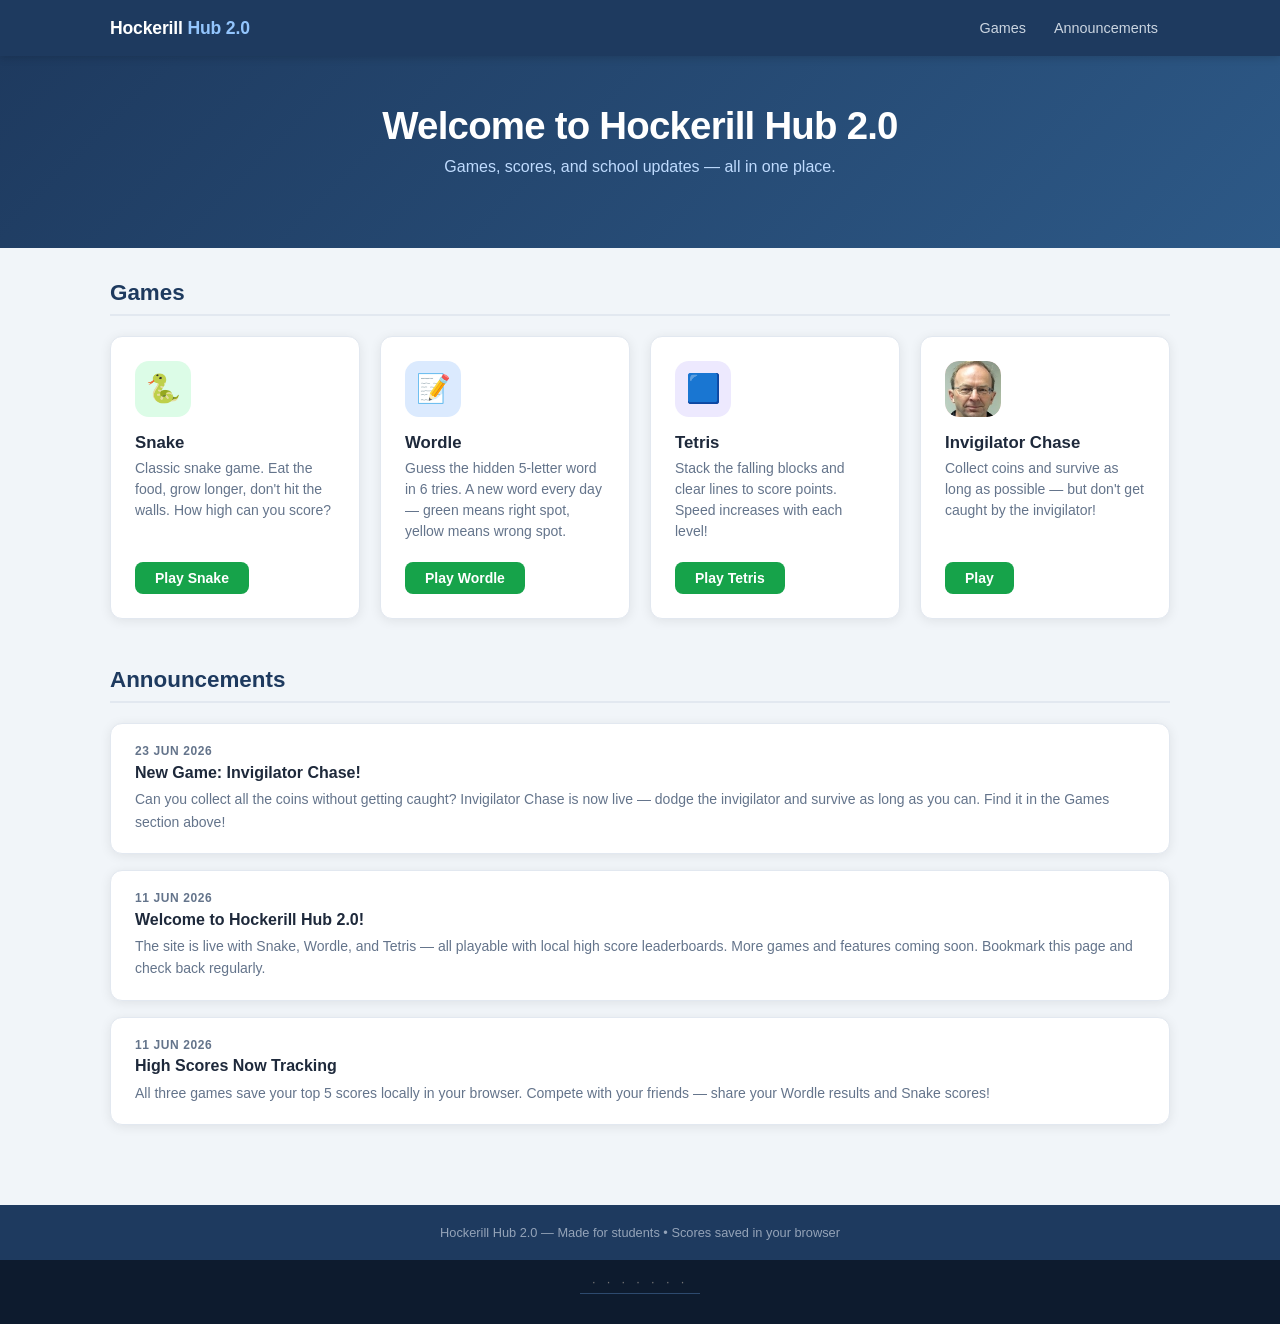
<file: index.html>
<!DOCTYPE html>
<html lang="en">
<head>
  <meta charset="UTF-8">
  <meta name="viewport" content="width=device-width, initial-scale=1.0">
  <title>Hockerill Hub 2.0</title>
  <link rel="stylesheet" href="style.css">
  <style>
    .top-scores {
      display: flex;
      gap: 1rem;
      flex-wrap: wrap;
      margin-top: 1.5rem;
      justify-content: center;
    }
    .mini-score {
      background: rgba(255,255,255,0.12);
      border-radius: 8px;
      padding: 0.5rem 1rem;
      font-size: 0.8rem;
      color: #bfdbfe;
      display: flex;
      align-items: center;
      gap: 0.4rem;
    }
    .mini-score strong { color: #fff; }
  </style>
</head>
<body>

<nav class="navbar">
  <div class="nav-container">
    <a href="index.html" class="nav-brand">Hockerill <span>Hub 2.0</span></a>
    <button class="nav-toggle" id="navToggle" aria-label="Toggle menu">
      <span></span><span></span><span></span>
    </button>
    <ul class="nav-links" id="navLinks">
      <li><a href="#games">Games</a></li>
      <li><a href="#announcements">Announcements</a></li>
    </ul>
  </div>
</nav>

<header class="hero">
  <h1>Welcome to Hockerill Hub 2.0</h1>
  <p>Games, scores, and school updates &mdash; all in one place.</p>
  <div class="top-scores" id="topScores"></div>
</header>

<main class="container">

  <section id="games" class="section">
    <h2 class="section-title">Games</h2>
    <div class="games-grid">

      <div class="game-card">
        <div class="game-icon snake-icon">🐍</div>
        <h3>Snake</h3>
        <p>Classic snake game. Eat the food, grow longer, don't hit the walls. How high can you score?</p>
        <a href="games/snake.html" class="btn-play">Play Snake</a>
      </div>

      <div class="game-card">
        <div class="game-icon wordle-icon">📝</div>
        <h3>Wordle</h3>
        <p>Guess the hidden 5-letter word in 6 tries. A new word every day — green means right spot, yellow means wrong spot.</p>
        <a href="games/wordle.html" class="btn-play">Play Wordle</a>
      </div>

      <div class="game-card">
        <div class="game-icon tetris-icon">🟦</div>
        <h3>Tetris</h3>
        <p>Stack the falling blocks and clear lines to score points. Speed increases with each level!</p>
        <a href="games/tetris.html" class="btn-play">Play Tetris</a>
      </div>

      <div class="game-card">
        <div class="game-icon" style="background:#fee2e2; overflow:hidden; border-radius:14px;">
          <img src="games/invigilator.jpeg" alt="Invigilator" style="width:100%;height:100%;object-fit:cover;border-radius:14px;">
        </div>
        <h3>Invigilator Chase</h3>
        <p>Collect coins and survive as long as possible — but don't get caught by the invigilator!</p>
        <a href="games/invigilator.html" class="btn-play">Play</a>
      </div>

    </div>
  </section>

  <section id="announcements" class="section">
    <h2 class="section-title">Announcements</h2>
    <div class="announcements-list" id="announcementsList">
      <article class="announcement-card">
        <span class="ann-date">23 Jun 2026</span>
        <h3>New Game: Invigilator Chase!</h3>
        <p>Can you collect all the coins without getting caught? Invigilator Chase is now live — dodge the invigilator and survive as long as you can. Find it in the Games section above!</p>
      </article>

      <article class="announcement-card">
        <span class="ann-date">11 Jun 2026</span>
        <h3>Welcome to Hockerill Hub 2.0!</h3>
        <p>The site is live with Snake, Wordle, and Tetris — all playable with local high score leaderboards. More games and features coming soon. Bookmark this page and check back regularly.</p>
      </article>
      <article class="announcement-card">
        <span class="ann-date">11 Jun 2026</span>
        <h3>High Scores Now Tracking</h3>
        <p>All three games save your top 5 scores locally in your browser. Compete with your friends — share your Wordle results and Snake scores!</p>
      </article>
    </div>
  </section>

</main>

<footer class="site-footer">
  <p>Hockerill Hub 2.0 &mdash; Made for students &bull; Scores saved in your browser</p>
</footer>

<!-- Dev access bar -->
<div id="devBar" style="background:#0d1b2e;padding:10px;text-align:center">
  <input type="password" id="devCodeInput" maxlength="10"
    placeholder="· · · · · · ·"
    style="background:transparent;border:none;border-bottom:1px solid #2d4a6e;color:#334155;
           text-align:center;letter-spacing:0.3em;font-size:0.8rem;width:120px;outline:none;
           padding:4px 0;caret-color:#2d4a6e"
    autocomplete="off" spellcheck="false">
  <div id="devMsg" style="font-size:0.7rem;color:#dc2626;margin-top:4px;min-height:16px"></div>
</div>

<!-- Dev Panel (hidden) -->
<div id="devPanel" style="display:none;background:#0d1b2e;border-top:2px solid #1e3a5f;padding:2rem 1.25rem 2.5rem">
  <div style="max-width:640px;margin:0 auto">

    <div style="display:flex;justify-content:space-between;align-items:center;margin-bottom:1.5rem">
      <h2 style="color:#93c5fd;font-size:1.1rem;font-weight:800;letter-spacing:0.05em">⚙ Dev Menu</h2>
      <button onclick="closeDevPanel()"
        style="background:#1e3a5f;border:none;color:#94a3b8;padding:0.4rem 0.9rem;border-radius:6px;cursor:pointer;font-size:0.8rem">
        Close
      </button>
    </div>

    <!-- Wordle word manager -->
    <div style="background:#111e30;border-radius:10px;padding:1.25rem;margin-bottom:1.25rem">
      <h3 style="color:#bfdbfe;font-size:0.9rem;font-weight:700;margin-bottom:0.75rem">📝 Wordle — Custom Words</h3>
      <p style="color:#64748b;font-size:0.78rem;margin-bottom:1rem">Add 5-letter words to the Wordle word pool. They'll appear as possible daily answers.</p>

      <div style="display:flex;gap:0.5rem;margin-bottom:1rem">
        <input id="wordInput" maxlength="5" placeholder="5-letter word"
          style="flex:1;padding:0.55rem 0.75rem;border-radius:6px;border:1px solid #1e3a5f;
                 background:#0d1b2e;color:#e2e8f0;font-size:0.9rem;text-transform:uppercase;
                 letter-spacing:0.1em;outline:none"
          autocomplete="off" spellcheck="false">
        <button onclick="addCustomWord()"
          style="background:#16a34a;color:#fff;border:none;padding:0.55rem 1.1rem;
                 border-radius:6px;font-weight:700;cursor:pointer;font-size:0.85rem">
          Add
        </button>
      </div>
      <div id="wordMsg" style="font-size:0.75rem;min-height:16px;margin-bottom:0.75rem;color:#f59e0b"></div>

      <div id="customWordList" style="display:flex;flex-wrap:wrap;gap:0.4rem;margin-bottom:1rem"></div>

      <button onclick="clearCustomWords()"
        style="background:transparent;border:1px solid #374151;color:#64748b;padding:0.35rem 0.8rem;
               border-radius:6px;font-size:0.75rem;cursor:pointer">
        Clear all custom words
      </button>
    </div>

  </div>
</div>

<script>
  // ── Dev access ────────────────────────────────────────────
  const DEV_CODE = '4373723';

  document.getElementById('devCodeInput').addEventListener('keydown', function(e) {
    if (e.key !== 'Enter') return;
    const val = this.value.trim();
    if (val === DEV_CODE) {
      document.getElementById('devMsg').textContent = '';
      this.value = '';
      openDevPanel();
    } else {
      this.value = '';
      const msg = document.getElementById('devMsg');
      msg.textContent = 'Incorrect — try again';
      this.style.borderBottomColor = '#dc2626';
      setTimeout(() => { msg.textContent = ''; this.style.borderBottomColor = '#2d4a6e'; }, 2000);
    }
  });

  function openDevPanel() {
    document.getElementById('devPanel').style.display = 'block';
    document.getElementById('devPanel').scrollIntoView({ behavior: 'smooth' });
    renderCustomWords();
  }

  function closeDevPanel() {
    document.getElementById('devPanel').style.display = 'none';
  }

  // ── Custom Wordle words ───────────────────────────────────
  const CUSTOM_KEY = 'hh2-wordle-custom';

  function loadCustomWords() {
    try { return JSON.parse(localStorage.getItem(CUSTOM_KEY) || '[]'); } catch { return []; }
  }

  function saveCustomWords(arr) {
    localStorage.setItem(CUSTOM_KEY, JSON.stringify(arr));
  }

  function addCustomWord() {
    const input = document.getElementById('wordInput');
    const word  = input.value.trim().toLowerCase();
    const msg   = document.getElementById('wordMsg');

    if (word.length !== 5) { msg.style.color='#dc2626'; msg.textContent = 'Word must be exactly 5 letters.'; return; }
    if (!/^[a-z]+$/.test(word)) { msg.style.color='#dc2626'; msg.textContent = 'Letters only, no spaces or numbers.'; return; }

    const list = loadCustomWords();
    if (list.includes(word)) { msg.style.color='#f59e0b'; msg.textContent = `"${word.toUpperCase()}" is already in the list.`; return; }

    list.push(word);
    saveCustomWords(list);
    input.value = '';
    msg.style.color = '#22c55e';
    msg.textContent = `"${word.toUpperCase()}" added!`;
    setTimeout(() => { msg.textContent = ''; }, 2000);
    renderCustomWords();
  }

  function removeCustomWord(word) {
    const list = loadCustomWords().filter(w => w !== word);
    saveCustomWords(list);
    renderCustomWords();
  }

  function clearCustomWords() {
    if (!confirm('Remove all custom words from Wordle?')) return;
    saveCustomWords([]);
    renderCustomWords();
  }

  function renderCustomWords() {
    const list = loadCustomWords();
    const el   = document.getElementById('customWordList');
    if (!list.length) {
      el.innerHTML = '<span style="color:#334155;font-size:0.8rem;font-style:italic">No custom words yet.</span>';
      return;
    }
    el.innerHTML = list.map(w => `
      <span style="background:#1e3a5f;color:#bfdbfe;padding:0.3rem 0.65rem;border-radius:999px;
                   font-size:0.8rem;font-weight:700;letter-spacing:0.08em;display:flex;align-items:center;gap:0.35rem">
        ${w.toUpperCase()}
        <button onclick="removeCustomWord('${w}')"
          style="background:none;border:none;color:#64748b;cursor:pointer;font-size:0.9rem;
                 line-height:1;padding:0;margin-left:2px" title="Remove">×</button>
      </span>`).join('');
  }

  // Allow Enter to add word
  document.getElementById('wordInput').addEventListener('keydown', e => {
    if (e.key === 'Enter') addCustomWord();
  });
</script>

<script>
  // Mobile nav toggle
  const toggle = document.getElementById('navToggle');
  const links  = document.getElementById('navLinks');
  toggle.addEventListener('click', () => links.classList.toggle('open'));
  document.querySelectorAll('.nav-links a').forEach(a => {
    a.addEventListener('click', () => links.classList.remove('open'));
  });

  // Show top scores from each game in the hero
  function getTopScore(key) {
    try {
      const data = JSON.parse(localStorage.getItem(key) || '[]');
      return data.length ? data[0].score : null;
    } catch { return null; }
  }

  const snakeTop  = getTopScore('hh2-snake-lb');
  const tetrisTop = getTopScore('hh2-tetris-lb');

  const container = document.getElementById('topScores');
  const items = [
    snakeTop  != null ? `🐍 Snake best: <strong>${snakeTop}</strong>` : null,
    tetrisTop != null ? `🟦 Tetris best: <strong>${tetrisTop}</strong>` : null,
  ].filter(Boolean);

  if (items.length) {
    container.innerHTML = items.map(i => `<div class="mini-score">${i}</div>`).join('');
  }
</script>

</body>
</html>
</file>
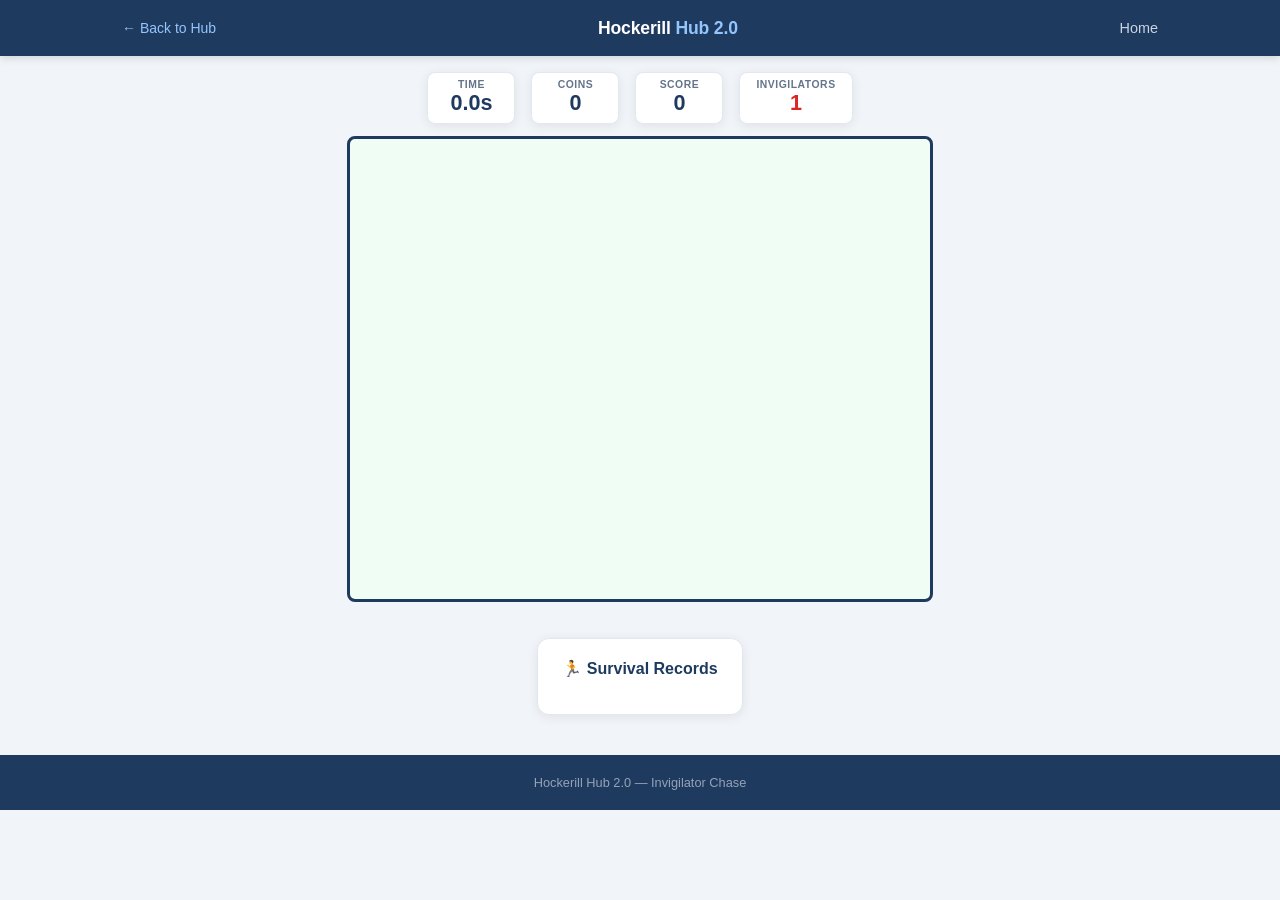
<file: games/invigilator.html>
<!DOCTYPE html>
<html lang="en">
<head>
  <meta charset="UTF-8">
  <meta name="viewport" content="width=device-width, initial-scale=1.0">
  <title>Invigilator Chase — Hockerill Hub 2.0</title>
  <link rel="stylesheet" href="../style.css">
  <style>
    .game-area {
      display: flex;
      flex-direction: column;
      align-items: center;
      padding: 1rem 1rem 2.5rem;
      gap: 0.75rem;
    }

    .hud {
      display: flex;
      gap: 1rem;
      flex-wrap: wrap;
      justify-content: center;
    }

    .hud-box {
      background: var(--surface);
      border: 1px solid var(--border);
      border-radius: var(--radius-sm);
      padding: 0.4rem 1rem;
      text-align: center;
      min-width: 88px;
      box-shadow: var(--shadow);
    }

    .hud-label { font-size: 0.65rem; font-weight: 700; text-transform: uppercase; letter-spacing: 0.05em; color: var(--text-muted); }
    .hud-val   { font-size: 1.35rem; font-weight: 800; color: var(--navy); }
    .hud-val.danger { color: #dc2626; }

    #gameCanvas {
      border: 3px solid var(--navy);
      border-radius: 8px;
      display: block;
      background: #f0fdf4;
      touch-action: none;
      max-width: 100%;
      cursor: none;
    }

    /* Mobile d-pad */
    .dpad {
      display: none;
      user-select: none;
      margin-top: 0.5rem;
    }

    .dpad-row { display: flex; justify-content: center; gap: 4px; }

    .dpad-btn {
      width: 60px; height: 60px;
      background: var(--navy); color: #fff;
      border: none; border-radius: 12px;
      font-size: 1.3rem; cursor: pointer;
      display: flex; align-items: center; justify-content: center;
      -webkit-tap-highlight-color: transparent;
      transition: background 0.1s, transform 0.1s;
    }

    .dpad-btn:active { background: var(--navy-dark); transform: scale(0.91); }
    .dpad-spacer { width: 60px; height: 60px; }

    @media (max-width: 700px) { .dpad { display: block; } }

    /* Overlay */
    .overlay { position: fixed; inset: 0; background: rgba(0,0,0,0.6); display: flex; align-items: center; justify-content: center; z-index: 200; }
    .overlay.hidden { display: none; }

    .ov-box {
      background: var(--surface); border-radius: var(--radius);
      padding: 2rem; width: min(92%, 380px); text-align: center;
      box-shadow: 0 16px 48px rgba(0,0,0,0.25);
    }

    .ov-img {
      width: 80px; height: 80px; border-radius: 50%;
      object-fit: cover; border: 4px solid #dc2626;
      display: block; margin: 0 auto 0.75rem;
      animation: wiggle 0.4s ease infinite alternate;
    }

    @keyframes wiggle {
      from { transform: rotate(-6deg); }
      to   { transform: rotate( 6deg); }
    }

    .ov-box h2     { font-size: 1.5rem; font-weight: 800; color: #dc2626; margin-bottom: 0.25rem; }
    .ov-box .ov-sub { font-size: 0.85rem; color: var(--text-muted); margin-bottom: 1rem; }

    .ov-scores {
      display: flex; gap: 1rem; justify-content: center; margin-bottom: 1.25rem;
    }

    .ov-stat { background: var(--bg); border-radius: 8px; padding: 0.5rem 1rem; }
    .ov-stat .sv { font-size: 1.4rem; font-weight: 800; color: var(--navy); }
    .ov-stat .sl { font-size: 0.7rem; text-transform: uppercase; color: var(--text-muted); font-weight: 600; }

    .name-input {
      width: 100%; padding: 0.6rem; border: 2px solid var(--border);
      border-radius: var(--radius-sm); font-size: 1rem; text-align: center;
      text-transform: uppercase; letter-spacing: 0.1em; margin-bottom: 0.6rem;
      outline: none; transition: border-color 0.15s;
    }
    .name-input:focus { border-color: var(--navy); }

    .btn-save {
      width: 100%; padding: 0.65rem; background: var(--green); color: #fff;
      border: none; border-radius: var(--radius-sm); font-size: 0.95rem;
      font-weight: 700; cursor: pointer; margin-bottom: 0.4rem;
      transition: background 0.15s;
    }
    .btn-save:hover { background: var(--green-hover); }
    .btn-skip-link { background: none; border: none; color: var(--text-muted); font-size: 0.8rem; cursor: pointer; text-decoration: underline; }
  </style>
</head>
<body>

<nav class="navbar">
  <div class="nav-container">
    <a href="../index.html" class="nav-back">&#8592; Back to Hub</a>
    <a href="../index.html" class="nav-brand">Hockerill <span>Hub 2.0</span></a>
    <ul class="nav-links"><li><a href="../index.html">Home</a></li></ul>
  </div>
</nav>

<main class="game-area">

  <div class="hud">
    <div class="hud-box"><div class="hud-label">Time</div><div class="hud-val" id="hudTime">0.0s</div></div>
    <div class="hud-box"><div class="hud-label">Coins</div><div class="hud-val" id="hudCoins">0</div></div>
    <div class="hud-box"><div class="hud-label">Score</div><div class="hud-val" id="hudScore">0</div></div>
    <div class="hud-box"><div class="hud-label">Invigilators</div><div class="hud-val danger" id="hudInv">1</div></div>
  </div>

  <canvas id="gameCanvas" width="580" height="460"></canvas>

  <div class="dpad">
    <div class="dpad-row"><div class="dpad-spacer"></div><button class="dpad-btn" data-dir="up">▲</button><div class="dpad-spacer"></div></div>
    <div class="dpad-row">
      <button class="dpad-btn" data-dir="left">◀</button>
      <div class="dpad-spacer"></div>
      <button class="dpad-btn" data-dir="right">▶</button>
    </div>
    <div class="dpad-row"><div class="dpad-spacer"></div><button class="dpad-btn" data-dir="down">▼</button><div class="dpad-spacer"></div></div>
  </div>

  <div class="leaderboard" style="max-width:480px">
    <h3>🏃 Survival Records</h3>
    <div id="lbContent"></div>
  </div>

</main>

<!-- Game Over overlay -->
<div class="overlay hidden" id="goOverlay">
  <div class="ov-box">
    <img src="invigilator.jpeg" class="ov-img" alt="Invigilator" id="ovImg">
    <h2>CAUGHT!</h2>
    <div class="ov-sub" id="ovSub">The invigilator has caught you cheating.</div>
    <div class="ov-scores">
      <div class="ov-stat"><div class="sv" id="ovTime">0s</div><div class="sl">Survived</div></div>
      <div class="ov-stat"><div class="sv" id="ovCoins">0</div><div class="sl">Coins</div></div>
      <div class="ov-stat"><div class="sv" id="ovScore">0</div><div class="sl">Score</div></div>
    </div>
    <input class="name-input" id="goName" maxlength="3" placeholder="AAA" autocomplete="off">
    <button class="btn-save" id="goSave">Save Score</button>
    <button class="btn-skip-link" id="goSkip">Skip</button>
  </div>
</div>

<footer class="site-footer">
  <p>Hockerill Hub 2.0 — Invigilator Chase</p>
</footer>

<script>
const canvas  = document.getElementById('gameCanvas');
const ctx     = canvas.getContext('2d');
const LB_KEY  = 'hh2-inv-lb';

// ── Load invigilator image ────────────────────────────────
const invImg = new Image();
invImg.src = 'invigilator.jpeg';

// ── Constants ─────────────────────────────────────────────
const W = canvas.width, H = canvas.height;
const PLAYER_R  = 14;
const INV_W     = 48, INV_H = 56;
const COIN_R    = 9;
const WALL_PAD  = 20;

// ── State ─────────────────────────────────────────────────
let player, invigilators, coins, score, timeAlive, coinCount;
let gameRunning = false, gameStarted = false;
let lastTs = null, rafId = null;
let keys = {};

// Mobile d-pad state
let dpad = { up: false, down: false, left: false, right: false };

function initGame() {
  player = { x: W / 2, y: H / 2, speed: 190 };
  invigilators = [mkInv()];
  coins = [];
  score = 0;
  timeAlive = 0;
  coinCount = 0;
  for (let i = 0; i < 10; i++) spawnCoin();
  updateHUD();
}

function mkInv() {
  // Spawn at a random edge, away from player center
  const edge = Math.floor(Math.random() * 4);
  let x, y;
  if (edge === 0) { x = Math.random() * W; y = -INV_H; }
  else if (edge === 1) { x = W + INV_W; y = Math.random() * H; }
  else if (edge === 2) { x = Math.random() * W; y = H + INV_H; }
  else { x = -INV_W; y = Math.random() * H; }
  const baseSpeed = 68 + invigilators.length * 8;
  return { x, y, speed: baseSpeed };
}

function spawnCoin() {
  let x, y, tries = 0;
  do {
    x = WALL_PAD + COIN_R + Math.random() * (W - (WALL_PAD + COIN_R) * 2);
    y = WALL_PAD + COIN_R + Math.random() * (H - (WALL_PAD + COIN_R) * 2);
    tries++;
  } while (tries < 30 && invigilators.some(inv => dist(x, y, inv.x, inv.y) < 80));
  coins.push({ x, y, pulse: Math.random() * Math.PI * 2 });
}

function dist(ax, ay, bx, by) {
  return Math.sqrt((ax - bx) ** 2 + (ay - by) ** 2);
}

// ── Game loop ─────────────────────────────────────────────
function loop(ts) {
  if (!gameRunning) return;
  const dt = lastTs == null ? 0 : Math.min((ts - lastTs) / 1000, 0.05);
  lastTs = ts;

  update(dt);
  draw();
  rafId = requestAnimationFrame(loop);
}

function update(dt) {
  timeAlive += dt;

  // ── Player movement ──
  let dx = 0, dy = 0;
  if (keys['ArrowLeft']  || keys['a'] || dpad.left)  dx -= 1;
  if (keys['ArrowRight'] || keys['d'] || dpad.right) dx += 1;
  if (keys['ArrowUp']    || keys['w'] || dpad.up)    dy -= 1;
  if (keys['ArrowDown']  || keys['s'] || dpad.down)  dy += 1;

  if (dx !== 0 && dy !== 0) { dx *= 0.707; dy *= 0.707; }

  player.x = Math.max(WALL_PAD + PLAYER_R, Math.min(W - WALL_PAD - PLAYER_R, player.x + dx * player.speed * dt));
  player.y = Math.max(WALL_PAD + PLAYER_R, Math.min(H - WALL_PAD - PLAYER_R, player.y + dy * player.speed * dt));

  // ── Invigilator movement ──
  invigilators.forEach(inv => {
    const tx = player.x - INV_W / 2;
    const ty = player.y - INV_H / 2;
    const d  = dist(inv.x, inv.y, tx, ty);
    if (d > 1) {
      // Add slight wobble for character
      const wobbleX = Math.sin(timeAlive * 3 + inv.speed) * 0.08;
      const wobbleY = Math.cos(timeAlive * 2 + inv.speed) * 0.06;
      inv.x += ((tx - inv.x) / d + wobbleX) * inv.speed * dt;
      inv.y += ((ty - inv.y) / d + wobbleY) * inv.speed * dt;
    }
  });

  // ── Coin collection ──
  for (let i = coins.length - 1; i >= 0; i--) {
    const c = coins[i];
    if (dist(player.x, player.y, c.x, c.y) < PLAYER_R + COIN_R) {
      coins.splice(i, 1);
      coinCount++;
      score += 50;
      spawnCoin();
    }
    c.pulse += dt * 3;
  }

  // ── Spawn more invigilators over time ──
  const expectedInv = 1 + Math.floor(timeAlive / 15);
  while (invigilators.length < Math.min(expectedInv, 6)) {
    invigilators.push(mkInv());
  }

  // ── Score from time ──
  score = Math.floor(timeAlive * 8) + coinCount * 50;

  // ── Collision with invigilator ──
  for (const inv of invigilators) {
    if (dist(player.x, player.y, inv.x + INV_W / 2, inv.y + INV_H / 2) < PLAYER_R + INV_W * 0.38) {
      endGame();
      return;
    }
  }

  updateHUD();
}

function updateHUD() {
  document.getElementById('hudTime').textContent  = timeAlive.toFixed(1) + 's';
  document.getElementById('hudCoins').textContent = coinCount;
  document.getElementById('hudScore').textContent = score;
  document.getElementById('hudInv').textContent   = invigilators.length;
}

// ── Drawing ───────────────────────────────────────────────
function draw() {
  ctx.clearRect(0, 0, W, H);

  // Background grid (exam hall feel)
  ctx.fillStyle = '#f0fdf4';
  ctx.fillRect(0, 0, W, H);

  // Desk grid lines
  ctx.strokeStyle = '#d1fae5';
  ctx.lineWidth = 1;
  for (let x = 0; x < W; x += 60) {
    ctx.beginPath(); ctx.moveTo(x, 0); ctx.lineTo(x, H); ctx.stroke();
  }
  for (let y = 0; y < H; y += 60) {
    ctx.beginPath(); ctx.moveTo(0, y); ctx.lineTo(W, y); ctx.stroke();
  }

  // Border walls
  ctx.strokeStyle = '#6b7280';
  ctx.lineWidth = 3;
  ctx.strokeRect(WALL_PAD, WALL_PAD, W - WALL_PAD * 2, H - WALL_PAD * 2);

  // Coins
  coins.forEach(c => {
    const glow = 0.5 + 0.5 * Math.sin(c.pulse);
    const r    = COIN_R + glow * 2;
    ctx.shadowColor  = '#fbbf24';
    ctx.shadowBlur   = 8 * glow;
    ctx.fillStyle    = `hsl(45, 100%, ${55 + glow * 10}%)`;
    ctx.beginPath(); ctx.arc(c.x, c.y, r, 0, Math.PI * 2); ctx.fill();
    ctx.shadowBlur   = 0;
    ctx.fillStyle    = '#92400e';
    ctx.font         = `bold ${Math.round(r * 1.1)}px sans-serif`;
    ctx.textAlign    = 'center';
    ctx.textBaseline = 'middle';
    ctx.fillText('£', c.x, c.y);
  });
  ctx.textAlign = 'left'; ctx.textBaseline = 'alphabetic';

  // Invigilators
  invigilators.forEach(inv => {
    if (invImg.complete && invImg.naturalWidth) {
      // Red glow around image
      ctx.shadowColor = '#ef4444';
      ctx.shadowBlur  = 14;
      ctx.save();
      // Clip to rounded rect
      roundedClip(ctx, inv.x, inv.y, INV_W, INV_H, 8);
      ctx.drawImage(invImg, inv.x, inv.y, INV_W, INV_H);
      ctx.restore();
      ctx.shadowBlur = 0;
      // Red border
      ctx.strokeStyle = '#dc2626';
      ctx.lineWidth   = 2;
      roundedRect(ctx, inv.x, inv.y, INV_W, INV_H, 8);
      ctx.stroke();
    } else {
      // Fallback
      ctx.fillStyle = '#dc2626';
      ctx.beginPath();
      ctx.arc(inv.x + INV_W/2, inv.y + INV_H/2, INV_W/2, 0, Math.PI * 2);
      ctx.fill();
    }
  });

  // Player (student — blue circle with a backpack)
  drawPlayer(player.x, player.y);

  // Start screen
  if (!gameStarted) {
    ctx.fillStyle = 'rgba(30,58,95,0.78)';
    ctx.fillRect(0, 0, W, H);
    ctx.fillStyle = '#fff';
    ctx.font = 'bold 28px -apple-system, sans-serif';
    ctx.textAlign = 'center';
    ctx.fillText('INVIGILATOR CHASE', W / 2, H / 2 - 50);
    if (invImg.complete) {
      ctx.save();
      roundedClip(ctx, W/2 - 30, H/2 - 40, 60, 70, 8);
      ctx.drawImage(invImg, W/2 - 30, H/2 - 40, 60, 70);
      ctx.restore();
      ctx.strokeStyle = '#ef4444'; ctx.lineWidth = 3;
      roundedRect(ctx, W/2 - 30, H/2 - 40, 60, 70, 8);
      ctx.stroke();
    }
    ctx.font = '15px -apple-system, sans-serif';
    ctx.fillStyle = '#bfdbfe';
    ctx.fillText('Collect £ coins. Avoid the invigilator!', W / 2, H / 2 + 44);
    ctx.fillText('Click or press any key to start', W / 2, H / 2 + 66);
    ctx.textAlign = 'left';
  }
}

function drawPlayer(x, y) {
  // Body
  ctx.fillStyle = '#2563eb';
  ctx.beginPath(); ctx.arc(x, y, PLAYER_R, 0, Math.PI * 2); ctx.fill();
  // Shine
  ctx.fillStyle = 'rgba(255,255,255,0.3)';
  ctx.beginPath(); ctx.arc(x - 4, y - 4, 5, 0, Math.PI * 2); ctx.fill();
  // Face
  ctx.fillStyle = '#fde68a';
  ctx.beginPath(); ctx.arc(x, y - 2, 7, 0, Math.PI * 2); ctx.fill();
  // Eyes
  ctx.fillStyle = '#1e293b';
  ctx.beginPath(); ctx.arc(x - 2.5, y - 3, 1.5, 0, Math.PI * 2); ctx.fill();
  ctx.beginPath(); ctx.arc(x + 2.5, y - 3, 1.5, 0, Math.PI * 2); ctx.fill();
  // Panicked expression when invigilators are close
  const closest = Math.min(...invigilators.map(inv => dist(x, y, inv.x + INV_W/2, inv.y + INV_H/2)));
  if (closest < 100) {
    ctx.strokeStyle = '#1e293b'; ctx.lineWidth = 1.5;
    ctx.beginPath(); ctx.arc(x, y + 1, 2.5, Math.PI * 0.1, Math.PI * 0.9); ctx.stroke();
  } else {
    ctx.strokeStyle = '#1e293b'; ctx.lineWidth = 1.5;
    ctx.beginPath(); ctx.arc(x, y + 1, 2.5, Math.PI * 0.2, Math.PI * 0.8); ctx.stroke();
  }
}

function roundedClip(ctx, x, y, w, h, r) {
  ctx.beginPath();
  ctx.moveTo(x + r, y);
  ctx.lineTo(x + w - r, y);
  ctx.quadraticCurveTo(x + w, y, x + w, y + r);
  ctx.lineTo(x + w, y + h - r);
  ctx.quadraticCurveTo(x + w, y + h, x + w - r, y + h);
  ctx.lineTo(x + r, y + h);
  ctx.quadraticCurveTo(x, y + h, x, y + h - r);
  ctx.lineTo(x, y + r);
  ctx.quadraticCurveTo(x, y, x + r, y);
  ctx.closePath();
  ctx.clip();
}

function roundedRect(ctx, x, y, w, h, r) {
  ctx.beginPath();
  ctx.moveTo(x + r, y);
  ctx.lineTo(x + w - r, y);
  ctx.quadraticCurveTo(x + w, y, x + w, y + r);
  ctx.lineTo(x + w, y + h - r);
  ctx.quadraticCurveTo(x + w, y + h, x + w - r, y + h);
  ctx.lineTo(x + r, y + h);
  ctx.quadraticCurveTo(x, y + h, x, y + h - r);
  ctx.lineTo(x, y + r);
  ctx.quadraticCurveTo(x, y, x + r, y);
  ctx.closePath();
}

// ── Start / End ───────────────────────────────────────────
function startGame() {
  initGame();
  gameRunning  = true;
  gameStarted  = true;
  lastTs       = null;
  rafId        = requestAnimationFrame(loop);
}

function endGame() {
  gameRunning = false;
  cancelAnimationFrame(rafId);

  document.getElementById('ovTime').textContent  = timeAlive.toFixed(1) + 's';
  document.getElementById('ovCoins').textContent = coinCount;
  document.getElementById('ovScore').textContent = score;
  const subs = [
    'The invigilator has caught you cheating.',
    'You have been removed from the examination.',
    '"Please put down your pen." — The Invigilator',
    'No phones, no notes, no escaping.',
    'You have been reported to the exam board.',
  ];
  document.getElementById('ovSub').textContent = subs[Math.floor(Math.random() * subs.length)];
  document.getElementById('goName').value = '';
  document.getElementById('goOverlay').classList.remove('hidden');
  document.getElementById('goName').focus();
}

// ── Leaderboard ───────────────────────────────────────────
function loadLB() {
  try { return JSON.parse(localStorage.getItem(LB_KEY) || '[]'); } catch { return []; }
}

function saveLB(name, sc, t) {
  const lb = loadLB();
  lb.push({ name: name.toUpperCase().slice(0,3) || 'AAA', score: sc, time: t.toFixed(1), date: new Date().toLocaleDateString('en-GB', {day:'numeric',month:'short'}) });
  lb.sort((a,b) => b.score - a.score);
  localStorage.setItem(LB_KEY, JSON.stringify(lb.slice(0,10)));
  renderLB();
}

function renderLB() {
  const lb = loadLB();
  const el = document.getElementById('lbContent');
  if (!lb.length) { el.innerHTML = '<p class="lb-empty">No survivors yet!</p>'; return; }
  el.innerHTML = `<ol>${lb.slice(0,10).map(e =>
    `<li><span class="lb-name">${e.name}</span><span class="lb-score">${e.score} <span style="font-size:0.7rem;color:var(--text-muted)">(${e.time}s)</span></span><span class="lb-date">${e.date}</span></li>`
  ).join('')}</ol>`;
}

// ── Input ─────────────────────────────────────────────────
document.addEventListener('keydown', e => {
  keys[e.key] = true;
  if (!gameStarted || !gameRunning) { startGame(); }
});
document.addEventListener('keyup', e => { keys[e.key] = false; });

canvas.addEventListener('click', () => { if (!gameStarted || !gameRunning) startGame(); });

// Touch swipe
let tx = 0, ty = 0;
canvas.addEventListener('touchstart', e => { tx = e.touches[0].clientX; ty = e.touches[0].clientY; e.preventDefault(); }, { passive: false });
canvas.addEventListener('touchend',   e => { if (!gameStarted || !gameRunning) { startGame(); } }, { passive: true });

// D-pad
document.querySelectorAll('.dpad-btn').forEach(btn => {
  const dir = btn.dataset.dir;
  btn.addEventListener('touchstart', e => { e.preventDefault(); dpad[dir] = true; if (!gameStarted || !gameRunning) startGame(); }, { passive: false });
  btn.addEventListener('touchend',   e => { e.preventDefault(); dpad[dir] = false; }, { passive: false });
  btn.addEventListener('mousedown',  () => { dpad[dir] = true;  if (!gameStarted || !gameRunning) startGame(); });
  btn.addEventListener('mouseup',    () => { dpad[dir] = false; });
  btn.addEventListener('mouseleave', () => { dpad[dir] = false; });
});

// Overlay buttons
document.getElementById('goSave').addEventListener('click', () => {
  const name = document.getElementById('goName').value.trim() || 'AAA';
  saveLB(name, score, timeAlive);
  document.getElementById('goOverlay').classList.add('hidden');
  startGame();
});
document.getElementById('goSkip').addEventListener('click', () => {
  document.getElementById('goOverlay').classList.add('hidden');
  startGame();
});
document.getElementById('goName').addEventListener('keydown', e => {
  if (e.key === 'Enter') document.getElementById('goSave').click();
});

// ── Init ──────────────────────────────────────────────────
initGame();
invImg.onload = () => draw();
draw();
renderLB();
</script>
</body>
</html>
</file>
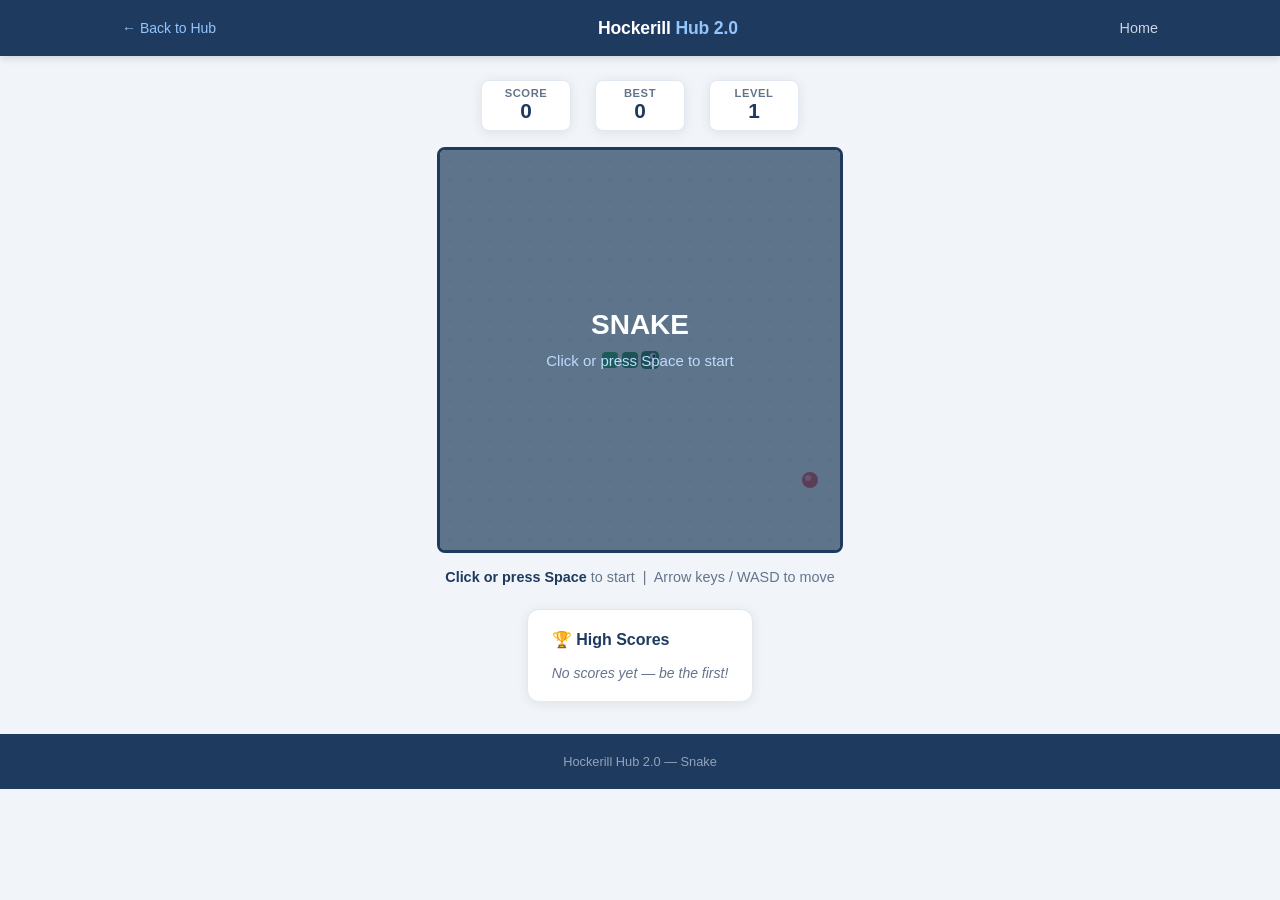
<file: games/snake.html>
<!DOCTYPE html>
<html lang="en">
<head>
  <meta charset="UTF-8">
  <meta name="viewport" content="width=device-width, initial-scale=1.0">
  <title>Snake — Hockerill Hub 2.0</title>
  <link rel="stylesheet" href="../style.css">
  <style>
    .game-area {
      display: flex;
      flex-direction: column;
      align-items: center;
      padding: 1.5rem 1rem 2rem;
    }

    .game-meta {
      display: flex;
      gap: 1.5rem;
      margin-bottom: 1rem;
      font-size: 0.9rem;
    }

    .stat-box {
      background: var(--surface);
      border: 1px solid var(--border);
      border-radius: var(--radius-sm);
      padding: 0.4rem 1rem;
      text-align: center;
      min-width: 90px;
      box-shadow: var(--shadow);
    }

    .stat-box .label {
      font-size: 0.7rem;
      text-transform: uppercase;
      letter-spacing: 0.05em;
      color: var(--text-muted);
      font-weight: 600;
    }

    .stat-box .value {
      font-size: 1.3rem;
      font-weight: 800;
      color: var(--navy);
    }

    #gameCanvas {
      border: 3px solid var(--navy);
      border-radius: var(--radius-sm);
      display: block;
      background: #f0fdf4;
      cursor: pointer;
      touch-action: none;
      max-width: 100%;
    }

    .game-message {
      margin-top: 1rem;
      font-size: 0.9rem;
      color: var(--text-muted);
      text-align: center;
    }

    .game-message strong { color: var(--navy); }

    /* Mobile d-pad */
    .dpad {
      display: none;
      margin-top: 1.25rem;
      user-select: none;
    }

    .dpad-row {
      display: flex;
      justify-content: center;
      gap: 4px;
    }

    .dpad-btn {
      width: 52px;
      height: 52px;
      background: var(--navy);
      color: #fff;
      border: none;
      border-radius: 10px;
      font-size: 1.2rem;
      cursor: pointer;
      display: flex;
      align-items: center;
      justify-content: center;
      -webkit-tap-highlight-color: transparent;
      transition: background 0.1s, transform 0.1s;
    }

    .dpad-btn:active {
      background: var(--navy-dark);
      transform: scale(0.93);
    }

    .dpad-spacer { width: 52px; height: 52px; }

    @media (max-width: 700px) { .dpad { display: block; } }

    /* Name entry overlay */
    .overlay {
      position: fixed;
      inset: 0;
      background: rgba(0,0,0,0.55);
      display: flex;
      align-items: center;
      justify-content: center;
      z-index: 200;
    }

    .overlay.hidden { display: none; }

    .overlay-box {
      background: var(--surface);
      border-radius: var(--radius);
      padding: 2rem;
      width: min(90%, 360px);
      text-align: center;
      box-shadow: 0 12px 40px rgba(0,0,0,0.2);
    }

    .overlay-box h2 { font-size: 1.4rem; color: var(--navy); margin-bottom: 0.5rem; }
    .overlay-box .final-score { font-size: 2rem; font-weight: 800; color: var(--green); margin: 0.5rem 0 1rem; }
    .overlay-box p { font-size: 0.875rem; color: var(--text-muted); margin-bottom: 1rem; }

    .name-input {
      width: 100%;
      padding: 0.6rem 0.9rem;
      border: 2px solid var(--border);
      border-radius: var(--radius-sm);
      font-size: 1rem;
      margin-bottom: 0.75rem;
      text-transform: uppercase;
      letter-spacing: 0.1em;
      text-align: center;
      outline: none;
      transition: border-color 0.15s;
    }

    .name-input:focus { border-color: var(--navy); }

    .btn-submit {
      width: 100%;
      padding: 0.65rem;
      background: var(--green);
      color: #fff;
      border: none;
      border-radius: var(--radius-sm);
      font-size: 0.95rem;
      font-weight: 700;
      cursor: pointer;
      margin-bottom: 0.5rem;
      transition: background 0.15s;
    }

    .btn-submit:hover { background: var(--green-hover); }

    .btn-skip {
      background: none;
      border: none;
      color: var(--text-muted);
      font-size: 0.8rem;
      cursor: pointer;
      text-decoration: underline;
    }
  </style>
</head>
<body>

<nav class="navbar">
  <div class="nav-container">
    <a href="../index.html" class="nav-back">&#8592; Back to Hub</a>
    <a href="../index.html" class="nav-brand">Hockerill <span>Hub 2.0</span></a>
    <ul class="nav-links"><li><a href="../index.html">Home</a></li></ul>
  </div>
</nav>

<main class="game-area">

  <div class="game-meta">
    <div class="stat-box">
      <div class="label">Score</div>
      <div class="value" id="scoreDisplay">0</div>
    </div>
    <div class="stat-box">
      <div class="label">Best</div>
      <div class="value" id="bestDisplay">0</div>
    </div>
    <div class="stat-box">
      <div class="label">Level</div>
      <div class="value" id="levelDisplay">1</div>
    </div>
  </div>

  <canvas id="gameCanvas" width="400" height="400"></canvas>

  <div class="game-message" id="gameMessage">
    <strong>Click or press Space</strong> to start &nbsp;|&nbsp; Arrow keys / WASD to move
  </div>

  <div class="dpad">
    <div class="dpad-row"><div class="dpad-spacer"></div><button class="dpad-btn" data-dir="up">▲</button><div class="dpad-spacer"></div></div>
    <div class="dpad-row">
      <button class="dpad-btn" data-dir="left">◀</button>
      <div class="dpad-spacer"></div>
      <button class="dpad-btn" data-dir="right">▶</button>
    </div>
    <div class="dpad-row"><div class="dpad-spacer"></div><button class="dpad-btn" data-dir="down">▼</button><div class="dpad-spacer"></div></div>
  </div>

  <div class="leaderboard" id="leaderboard">
    <h3>🏆 High Scores</h3>
    <div id="lbContent"></div>
  </div>

</main>

<!-- Game Over overlay -->
<div class="overlay hidden" id="gameOverOverlay">
  <div class="overlay-box">
    <h2>Game Over!</h2>
    <div class="final-score" id="overlayScore">0</div>
    <p>Enter your initials to save your score:</p>
    <input class="name-input" id="nameInput" maxlength="3" placeholder="AAA" autocomplete="off">
    <button class="btn-submit" id="saveName">Save Score</button>
    <button class="btn-skip" id="skipSave">Skip</button>
  </div>
</div>

<footer class="site-footer">
  <p>Hockerill Hub 2.0 — Snake</p>
</footer>

<script>
const canvas = document.getElementById('gameCanvas');
const ctx    = canvas.getContext('2d');

const CELL  = 20;
const COLS  = canvas.width  / CELL;
const ROWS  = canvas.height / CELL;
const LB_KEY = 'hh2-snake-lb';

// Game state
let snake, food, bonusFood, dir, nextDir, score, level, speed;
let gameRunning = false, gameStarted = false;
let loopTimer = null;

// Touch tracking
let touchStartX = 0, touchStartY = 0;

// ── Leaderboard ──────────────────────────────────────────
function loadLB() {
  try { return JSON.parse(localStorage.getItem(LB_KEY) || '[]'); }
  catch { return []; }
}

function saveLB(entries) {
  localStorage.setItem(LB_KEY, JSON.stringify(entries));
}

function addToLB(name, score) {
  const entries = loadLB();
  entries.push({ name: name.toUpperCase().slice(0,3) || 'AAA', score, date: new Date().toLocaleDateString('en-GB', {day:'numeric', month:'short'}) });
  entries.sort((a, b) => b.score - a.score);
  const top = entries.slice(0, 10);
  saveLB(top);
  renderLB();
}

function renderLB() {
  const entries = loadLB();
  const el = document.getElementById('lbContent');
  if (!entries.length) {
    el.innerHTML = '<p class="lb-empty">No scores yet — be the first!</p>';
    return;
  }
  const best = entries[0].score;
  document.getElementById('bestDisplay').textContent = best;
  el.innerHTML = `<ol>${entries.slice(0,10).map(e =>
    `<li><span class="lb-name">${e.name}</span><span class="lb-score">${e.score}</span><span class="lb-date">${e.date}</span></li>`
  ).join('')}</ol>`;
}

// ── Game logic ───────────────────────────────────────────
function calcSpeed(lvl) { return Math.max(60, 160 - (lvl - 1) * 18); }

function spawnFood(exclude) {
  let pos;
  do {
    pos = { x: Math.floor(Math.random() * COLS), y: Math.floor(Math.random() * ROWS) };
  } while (exclude.some(s => s.x === pos.x && s.y === pos.y));
  return pos;
}

function initGame() {
  const mid = Math.floor(COLS / 2);
  snake   = [{ x: mid, y: 10 }, { x: mid - 1, y: 10 }, { x: mid - 2, y: 10 }];
  dir     = { x: 1, y: 0 };
  nextDir = { x: 1, y: 0 };
  score   = 0;
  level   = 1;
  speed   = calcSpeed(1);
  bonusFood = null;
  food    = spawnFood(snake);
  updateUI();
}

function updateUI() {
  document.getElementById('scoreDisplay').textContent = score;
  document.getElementById('levelDisplay').textContent = level;
}

let bonusTimer = null;

function step() {
  dir = { ...nextDir };

  const head = { x: snake[0].x + dir.x, y: snake[0].y + dir.y };

  // Wall collision
  if (head.x < 0 || head.x >= COLS || head.y < 0 || head.y >= ROWS) {
    endGame(); return;
  }
  // Self collision
  if (snake.some(s => s.x === head.x && s.y === head.y)) {
    endGame(); return;
  }

  snake.unshift(head);

  let ate = false;
  if (head.x === food.x && head.y === food.y) {
    score += level * 10;
    ate = true;
    food = spawnFood(snake);
    if (score > 0 && score % 100 === 0) {
      level++;
      speed = calcSpeed(level);
      restartLoop();
    }
    // 20% chance bonus food
    if (!bonusFood && Math.random() < 0.2) {
      bonusFood = spawnFood(snake);
      if (bonusTimer) clearTimeout(bonusTimer);
      bonusTimer = setTimeout(() => { bonusFood = null; draw(); }, 5000);
    }
  } else if (bonusFood && head.x === bonusFood.x && head.y === bonusFood.y) {
    score += level * 50;
    bonusFood = null;
    if (bonusTimer) clearTimeout(bonusTimer);
    ate = true;
  }

  if (!ate) snake.pop();

  updateUI();
  draw();
}

function endGame() {
  gameRunning = false;
  clearInterval(loopTimer);
  setMessage('');
  document.getElementById('overlayScore').textContent = score;
  document.getElementById('nameInput').value = '';
  document.getElementById('gameOverOverlay').classList.remove('hidden');
  document.getElementById('nameInput').focus();
}

function startGame() {
  initGame();
  gameRunning = true;
  gameStarted = true;
  setMessage('Arrow keys / WASD to move &nbsp;|&nbsp; <strong>Space</strong> to pause');
  draw();
  restartLoop();
}

function restartLoop() {
  clearInterval(loopTimer);
  loopTimer = setInterval(step, speed);
}

let paused = false;
function togglePause() {
  if (!gameStarted || !gameRunning) return;
  paused = !paused;
  if (paused) {
    clearInterval(loopTimer);
    setMessage('<strong>Paused</strong> — press Space to resume');
  } else {
    restartLoop();
    setMessage('Arrow keys / WASD to move &nbsp;|&nbsp; <strong>Space</strong> to pause');
  }
}

function setMessage(html) {
  document.getElementById('gameMessage').innerHTML = html || '&nbsp;';
}

// ── Drawing ──────────────────────────────────────────────
function draw() {
  ctx.clearRect(0, 0, canvas.width, canvas.height);

  // Grid dots
  ctx.fillStyle = '#d1fae5';
  for (let x = 0; x < COLS; x++) {
    for (let y = 0; y < ROWS; y++) {
      ctx.beginPath();
      ctx.arc(x * CELL + CELL / 2, y * CELL + CELL / 2, 1.5, 0, Math.PI * 2);
      ctx.fill();
    }
  }

  // Food
  drawFood(food.x, food.y, '#ef4444', '#fca5a5', false);

  // Bonus food
  if (bonusFood) {
    drawFood(bonusFood.x, bonusFood.y, '#f59e0b', '#fde68a', true);
  }

  // Snake
  snake.forEach((seg, i) => {
    const t = i / snake.length;
    const g = Math.round(120 + t * 80);
    const b = Math.round(50 + t * 40);
    ctx.fillStyle = i === 0 ? '#15803d' : `rgb(22, ${g}, ${b})`;
    const pad = i === 0 ? 1 : 2;
    roundRect(ctx, seg.x * CELL + pad, seg.y * CELL + pad, CELL - pad * 2, CELL - pad * 2, i === 0 ? 5 : 4);
    ctx.fill();
  });

  // Eyes on head
  if (snake.length > 0) drawEyes(snake[0], dir);

  // Start screen
  if (!gameStarted) {
    ctx.fillStyle = 'rgba(30,58,95,0.7)';
    ctx.fillRect(0, 0, canvas.width, canvas.height);
    ctx.fillStyle = '#fff';
    ctx.font = 'bold 28px -apple-system, sans-serif';
    ctx.textAlign = 'center';
    ctx.fillText('SNAKE', canvas.width / 2, canvas.height / 2 - 16);
    ctx.font = '15px -apple-system, sans-serif';
    ctx.fillStyle = '#bfdbfe';
    ctx.fillText('Click or press Space to start', canvas.width / 2, canvas.height / 2 + 16);
    ctx.textAlign = 'left';
  }
}

function drawFood(fx, fy, color, shine, star) {
  const cx = fx * CELL + CELL / 2;
  const cy = fy * CELL + CELL / 2;
  ctx.fillStyle = color;
  ctx.beginPath();
  ctx.arc(cx, cy, CELL / 2 - 2, 0, Math.PI * 2);
  ctx.fill();
  ctx.fillStyle = shine;
  ctx.beginPath();
  ctx.arc(cx - 2, cy - 2, 3, 0, Math.PI * 2);
  ctx.fill();
  if (star) {
    ctx.fillStyle = '#fff';
    ctx.font = '10px sans-serif';
    ctx.textAlign = 'center';
    ctx.fillText('★', cx, cy + 4);
    ctx.textAlign = 'left';
  }
}

function drawEyes(head, dir) {
  const cx = head.x * CELL + CELL / 2;
  const cy = head.y * CELL + CELL / 2;
  const eyeOffset = 4;
  let e1, e2;
  if (Math.abs(dir.x) > 0) {
    e1 = { x: cx + dir.x * 3, y: cy - eyeOffset };
    e2 = { x: cx + dir.x * 3, y: cy + eyeOffset };
  } else {
    e1 = { x: cx - eyeOffset, y: cy + dir.y * 3 };
    e2 = { x: cx + eyeOffset, y: cy + dir.y * 3 };
  }
  ctx.fillStyle = '#fff';
  [e1, e2].forEach(e => {
    ctx.beginPath(); ctx.arc(e.x, e.y, 3, 0, Math.PI * 2); ctx.fill();
  });
  ctx.fillStyle = '#000';
  [e1, e2].forEach(e => {
    ctx.beginPath(); ctx.arc(e.x + dir.x, e.y + dir.y, 1.5, 0, Math.PI * 2); ctx.fill();
  });
}

function roundRect(ctx, x, y, w, h, r) {
  ctx.beginPath();
  ctx.moveTo(x + r, y);
  ctx.lineTo(x + w - r, y);
  ctx.quadraticCurveTo(x + w, y, x + w, y + r);
  ctx.lineTo(x + w, y + h - r);
  ctx.quadraticCurveTo(x + w, y + h, x + w - r, y + h);
  ctx.lineTo(x + r, y + h);
  ctx.quadraticCurveTo(x, y + h, x, y + h - r);
  ctx.lineTo(x, y + r);
  ctx.quadraticCurveTo(x, y, x + r, y);
  ctx.closePath();
}

// ── Input ────────────────────────────────────────────────
const DIRS = {
  ArrowUp:    { x: 0, y: -1 }, w: { x: 0, y: -1 },
  ArrowDown:  { x: 0, y:  1 }, s: { x: 0, y:  1 },
  ArrowLeft:  { x: -1, y: 0 }, a: { x: -1, y: 0 },
  ArrowRight: { x: 1,  y: 0 }, d: { x: 1,  y: 0 },
};

document.addEventListener('keydown', e => {
  if (e.key === ' ' || e.code === 'Space') {
    e.preventDefault();
    if (!gameStarted || !gameRunning) { startGame(); return; }
    togglePause();
    return;
  }
  const d = DIRS[e.key] || DIRS[e.key.toLowerCase()];
  if (d) {
    e.preventDefault();
    if (!gameStarted) { startGame(); return; }
    if (d.x !== -dir.x || d.y !== -dir.y) nextDir = d;
  }
});

canvas.addEventListener('click', () => {
  if (!gameStarted || !gameRunning) startGame();
});

// D-pad buttons
document.querySelectorAll('.dpad-btn').forEach(btn => {
  const map = { up: { x: 0, y: -1 }, down: { x: 0, y: 1 }, left: { x: -1, y: 0 }, right: { x: 1, y: 0 } };
  btn.addEventListener('touchstart', e => {
    e.preventDefault();
    if (!gameStarted || !gameRunning) { startGame(); return; }
    const d = map[btn.dataset.dir];
    if (d && (d.x !== -dir.x || d.y !== -dir.y)) nextDir = d;
  }, { passive: false });
  btn.addEventListener('click', () => {
    if (!gameStarted || !gameRunning) { startGame(); return; }
    const d = map[btn.dataset.dir];
    if (d && (d.x !== -dir.x || d.y !== -dir.y)) nextDir = d;
  });
});

// Swipe to change direction
canvas.addEventListener('touchstart', e => {
  touchStartX = e.touches[0].clientX;
  touchStartY = e.touches[0].clientY;
}, { passive: true });

canvas.addEventListener('touchend', e => {
  const dx = e.changedTouches[0].clientX - touchStartX;
  const dy = e.changedTouches[0].clientY - touchStartY;
  if (!gameStarted || !gameRunning) { startGame(); return; }
  if (Math.abs(dx) < 10 && Math.abs(dy) < 10) return;
  let d;
  if (Math.abs(dx) > Math.abs(dy)) {
    d = dx > 0 ? { x: 1, y: 0 } : { x: -1, y: 0 };
  } else {
    d = dy > 0 ? { x: 0, y: 1 } : { x: 0, y: -1 };
  }
  if (d.x !== -dir.x || d.y !== -dir.y) nextDir = d;
}, { passive: true });

// ── Overlay ──────────────────────────────────────────────
document.getElementById('saveName').addEventListener('click', () => {
  const name = document.getElementById('nameInput').value.trim() || 'AAA';
  addToLB(name, score);
  document.getElementById('gameOverOverlay').classList.add('hidden');
  startGame();
});

document.getElementById('skipSave').addEventListener('click', () => {
  document.getElementById('gameOverOverlay').classList.add('hidden');
  startGame();
});

document.getElementById('nameInput').addEventListener('keydown', e => {
  if (e.key === 'Enter') document.getElementById('saveName').click();
});

// ── Init ─────────────────────────────────────────────────
initGame();
draw();
renderLB();
</script>
</body>
</html>
</file>
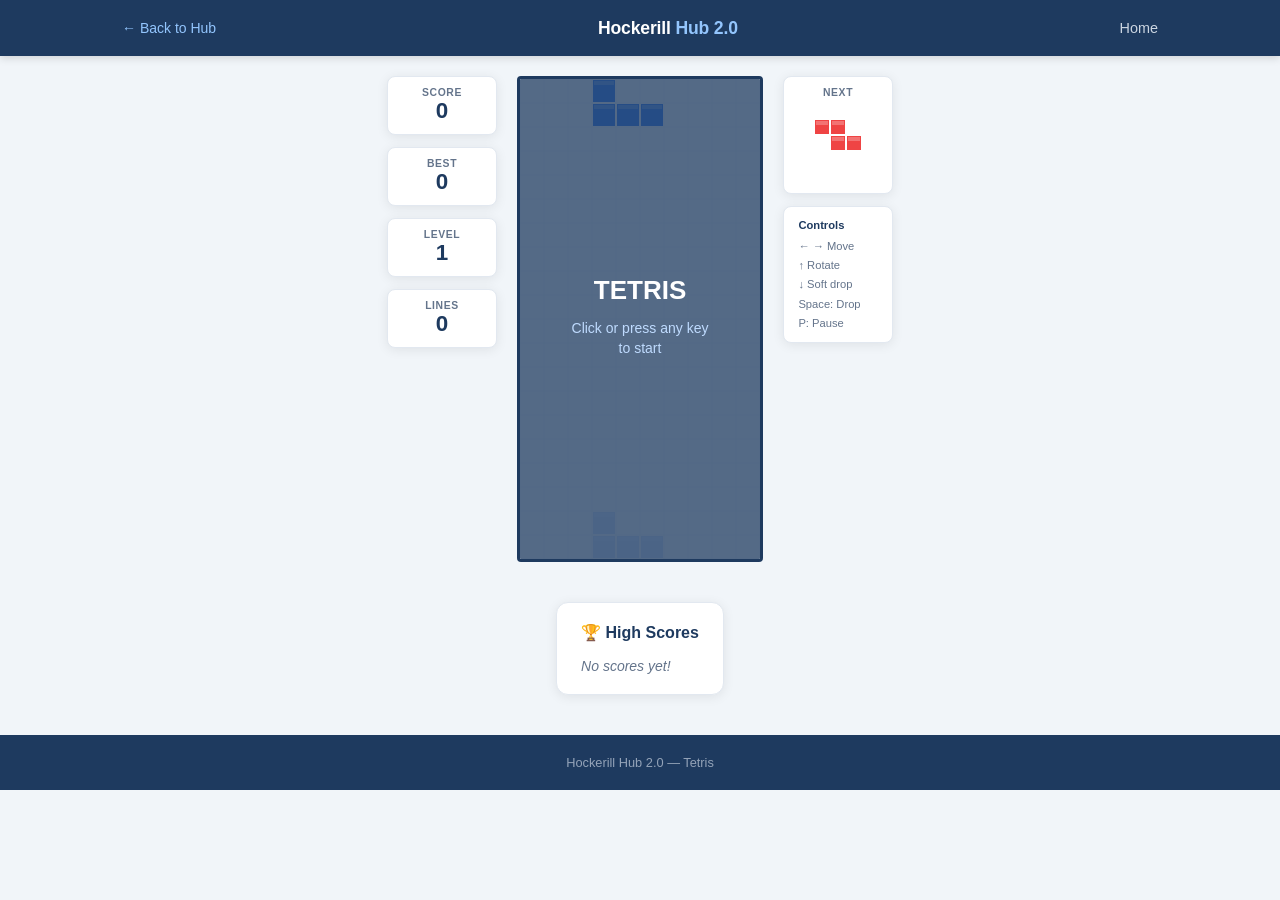
<file: games/tetris.html>
<!DOCTYPE html>
<html lang="en">
<head>
  <meta charset="UTF-8">
  <meta name="viewport" content="width=device-width, initial-scale=1.0">
  <title>Tetris — Hockerill Hub 2.0</title>
  <link rel="stylesheet" href="../style.css">
  <style>
    .tetris-wrap {
      display: flex;
      flex-direction: column;
      align-items: center;
      padding: 1.25rem 1rem 2.5rem;
      gap: 1rem;
    }

    .tetris-layout {
      display: flex;
      gap: 1.25rem;
      align-items: flex-start;
      flex-wrap: wrap;
      justify-content: center;
    }

    /* Side panels */
    .side-panel {
      display: flex;
      flex-direction: column;
      gap: 0.75rem;
      min-width: 110px;
    }

    .info-box {
      background: var(--surface);
      border: 1px solid var(--border);
      border-radius: var(--radius-sm);
      padding: 0.6rem 0.9rem;
      box-shadow: var(--shadow);
      text-align: center;
    }

    .info-box .ib-label {
      font-size: 0.65rem;
      font-weight: 700;
      text-transform: uppercase;
      letter-spacing: 0.06em;
      color: var(--text-muted);
    }

    .info-box .ib-val {
      font-size: 1.4rem;
      font-weight: 800;
      color: var(--navy);
      line-height: 1.2;
    }

    .next-box {
      background: var(--surface);
      border: 1px solid var(--border);
      border-radius: var(--radius-sm);
      padding: 0.6rem;
      box-shadow: var(--shadow);
      text-align: center;
    }

    .next-box .ib-label {
      font-size: 0.65rem;
      font-weight: 700;
      text-transform: uppercase;
      letter-spacing: 0.06em;
      color: var(--text-muted);
      margin-bottom: 0.35rem;
    }

    #nextCanvas {
      display: block;
      margin: 0 auto;
    }

    /* Main canvas */
    #gameCanvas {
      border: 3px solid var(--navy);
      border-radius: 4px;
      display: block;
      background: #f8fafc;
      touch-action: none;
    }

    /* Mobile controls */
    .mobile-controls {
      display: none;
      flex-direction: column;
      align-items: center;
      gap: 4px;
      user-select: none;
    }

    .ctrl-row {
      display: flex;
      gap: 4px;
    }

    .ctrl-btn {
      width: 56px;
      height: 56px;
      background: var(--navy);
      color: #fff;
      border: none;
      border-radius: 10px;
      font-size: 1.2rem;
      cursor: pointer;
      display: flex;
      align-items: center;
      justify-content: center;
      -webkit-tap-highlight-color: transparent;
      transition: background 0.1s, transform 0.1s;
    }

    .ctrl-btn:active { background: var(--navy-dark); transform: scale(0.92); }
    .ctrl-btn.wide-btn { width: 118px; font-size: 0.8rem; font-weight: 700; letter-spacing: 0.03em; }

    @media (max-width: 700px) { .mobile-controls { display: flex; } }

    /* Overlay */
    .overlay {
      position: fixed;
      inset: 0;
      background: rgba(0,0,0,0.55);
      display: flex;
      align-items: center;
      justify-content: center;
      z-index: 200;
    }

    .overlay.hidden { display: none; }

    .overlay-box {
      background: var(--surface);
      border-radius: var(--radius);
      padding: 2rem;
      width: min(90%, 340px);
      text-align: center;
      box-shadow: 0 12px 40px rgba(0,0,0,0.25);
    }

    .overlay-box h2 { font-size: 1.4rem; font-weight: 800; color: var(--navy); margin-bottom: 0.4rem; }
    .overlay-box .final-score { font-size: 2.2rem; font-weight: 800; color: var(--green); margin: 0.4rem 0 0.25rem; }
    .overlay-box .final-sub { font-size: 0.8rem; color: var(--text-muted); margin-bottom: 1rem; }

    .name-input {
      width: 100%;
      padding: 0.6rem;
      border: 2px solid var(--border);
      border-radius: var(--radius-sm);
      font-size: 1rem;
      text-align: center;
      text-transform: uppercase;
      letter-spacing: 0.12em;
      margin-bottom: 0.6rem;
      outline: none;
      transition: border-color 0.15s;
    }
    .name-input:focus { border-color: var(--navy); }

    .btn-save {
      width: 100%;
      padding: 0.65rem;
      background: var(--green);
      color: #fff;
      border: none;
      border-radius: var(--radius-sm);
      font-size: 0.95rem;
      font-weight: 700;
      cursor: pointer;
      margin-bottom: 0.4rem;
      transition: background 0.15s;
    }
    .btn-save:hover { background: var(--green-hover); }

    .btn-skip-link {
      background: none;
      border: none;
      color: var(--text-muted);
      font-size: 0.8rem;
      cursor: pointer;
      text-decoration: underline;
    }
  </style>
</head>
<body>

<nav class="navbar">
  <div class="nav-container">
    <a href="../index.html" class="nav-back">&#8592; Back to Hub</a>
    <a href="../index.html" class="nav-brand">Hockerill <span>Hub 2.0</span></a>
    <ul class="nav-links"><li><a href="../index.html">Home</a></li></ul>
  </div>
</nav>

<main class="tetris-wrap">

  <div class="tetris-layout">

    <!-- Left panel -->
    <div class="side-panel">
      <div class="info-box">
        <div class="ib-label">Score</div>
        <div class="ib-val" id="scoreVal">0</div>
      </div>
      <div class="info-box">
        <div class="ib-label">Best</div>
        <div class="ib-val" id="bestVal">0</div>
      </div>
      <div class="info-box">
        <div class="ib-label">Level</div>
        <div class="ib-val" id="levelVal">1</div>
      </div>
      <div class="info-box">
        <div class="ib-label">Lines</div>
        <div class="ib-val" id="linesVal">0</div>
      </div>
    </div>

    <!-- Board -->
    <canvas id="gameCanvas" width="240" height="480"></canvas>

    <!-- Right panel -->
    <div class="side-panel">
      <div class="next-box">
        <div class="ib-label">Next</div>
        <canvas id="nextCanvas" width="80" height="80"></canvas>
      </div>
      <div class="info-box" style="font-size:0.7rem;color:var(--text-muted);text-align:left;line-height:1.7">
        <strong style="display:block;margin-bottom:2px;color:var(--navy)">Controls</strong>
        ← → Move<br>
        ↑ Rotate<br>
        ↓ Soft drop<br>
        Space: Drop<br>
        P: Pause
      </div>
    </div>

  </div>

  <!-- Mobile controls -->
  <div class="mobile-controls" id="mobileControls">
    <div class="ctrl-row">
      <button class="ctrl-btn" id="mRotate">↺</button>
    </div>
    <div class="ctrl-row">
      <button class="ctrl-btn" id="mLeft">◀</button>
      <button class="ctrl-btn" id="mDown">▼</button>
      <button class="ctrl-btn" id="mRight">▶</button>
    </div>
    <div class="ctrl-row">
      <button class="ctrl-btn wide-btn" id="mDrop">Hard Drop</button>
      <button class="ctrl-btn wide-btn" id="mPause">Pause</button>
    </div>
  </div>

  <div class="leaderboard" style="max-width:400px">
    <h3>🏆 High Scores</h3>
    <div id="lbContent"></div>
  </div>

</main>

<!-- Game over overlay -->
<div class="overlay hidden" id="goOverlay">
  <div class="overlay-box">
    <h2>Game Over!</h2>
    <div class="final-score" id="goScore">0</div>
    <div class="final-sub" id="goSub"></div>
    <input class="name-input" id="goName" maxlength="3" placeholder="AAA" autocomplete="off">
    <button class="btn-save" id="goSave">Save Score</button>
    <button class="btn-skip-link" id="goSkip">Skip</button>
  </div>
</div>

<footer class="site-footer">
  <p>Hockerill Hub 2.0 — Tetris</p>
</footer>

<script>
const canvas    = document.getElementById('gameCanvas');
const ctx       = canvas.getContext('2d');
const nextCvs   = document.getElementById('nextCanvas');
const nCtx      = nextCvs.getContext('2d');
const LB_KEY    = 'hh2-tetris-lb';

const COLS = 10, ROWS = 20, CELL = 24;

// ── Pieces ───────────────────────────────────────────────
const PIECES = [
  // I
  { shape: [[0,0,0,0],[1,1,1,1],[0,0,0,0],[0,0,0,0]], color: '#06b6d4' },
  // O
  { shape: [[1,1],[1,1]], color: '#eab308' },
  // T
  { shape: [[0,1,0],[1,1,1],[0,0,0]], color: '#a855f7' },
  // S
  { shape: [[0,1,1],[1,1,0],[0,0,0]], color: '#22c55e' },
  // Z
  { shape: [[1,1,0],[0,1,1],[0,0,0]], color: '#ef4444' },
  // J
  { shape: [[1,0,0],[1,1,1],[0,0,0]], color: '#3b82f6' },
  // L
  { shape: [[0,0,1],[1,1,1],[0,0,0]], color: '#f97316' },
];

// ── State ────────────────────────────────────────────────
let board, current, next, score, level, lines, gameRunning, paused, dropTimer;
let bag = [];

function randomPiece() {
  // 7-bag randomisation
  if (!bag.length) bag = [...Array(PIECES.length).keys()].sort(() => Math.random() - 0.5);
  const idx = bag.shift();
  const p   = PIECES[idx];
  return { shape: p.shape.map(r => [...r]), color: p.color, x: 3, y: 0 };
}

function initGame() {
  board   = Array.from({ length: ROWS }, () => Array(COLS).fill(null));
  bag     = [];
  current = randomPiece();
  next    = randomPiece();
  score   = 0;
  level   = 1;
  lines   = 0;
  paused  = false;
  updateUI();
}

function dropSpeed() { return Math.max(50, 800 - (level - 1) * 80); }

function startGame() {
  initGame();
  gameRunning = true;
  clearTimeout(dropTimer);
  scheduleDrop();
  renderBest();
}

function scheduleDrop() {
  dropTimer = setTimeout(() => {
    if (!paused && gameRunning) {
      if (!movePiece(0, 1)) lock();
      else draw();
      scheduleDrop();
    }
  }, dropSpeed());
}

// ── Movement ─────────────────────────────────────────────
function collides(shape, ox, oy) {
  return shape.some((row, dy) =>
    row.some((cell, dx) => {
      if (!cell) return false;
      const nx = ox + dx, ny = oy + dy;
      return nx < 0 || nx >= COLS || ny >= ROWS || (ny >= 0 && board[ny][nx]);
    })
  );
}

function movePiece(dx, dy) {
  if (collides(current.shape, current.x + dx, current.y + dy)) return false;
  current.x += dx;
  current.y += dy;
  draw();
  return true;
}

function rotatePiece() {
  const rotated = current.shape[0].map((_, i) =>
    current.shape.map(row => row[i]).reverse()
  );
  const kicks = [0, -1, 1, -2, 2];
  for (const kick of kicks) {
    if (!collides(rotated, current.x + kick, current.y)) {
      current.shape = rotated;
      current.x += kick;
      draw();
      return;
    }
  }
}

function hardDrop() {
  while (movePiece(0, 1)) {}
  lock();
}

function softDrop() {
  if (!movePiece(0, 1)) lock();
}

function lock() {
  current.shape.forEach((row, dy) => {
    row.forEach((cell, dx) => {
      if (cell && current.y + dy >= 0) {
        board[current.y + dy][current.x + dx] = current.color;
      }
    });
  });

  const cleared = clearLines();
  addScore(cleared);
  current = next;
  next    = randomPiece();

  if (collides(current.shape, current.x, current.y)) {
    endGame();
    return;
  }
  clearTimeout(dropTimer);
  scheduleDrop();
  drawNext();
  draw();
}

function clearLines() {
  let cleared = 0;
  for (let r = ROWS - 1; r >= 0; r--) {
    if (board[r].every(c => c !== null)) {
      board.splice(r, 1);
      board.unshift(Array(COLS).fill(null));
      cleared++;
      r++;
    }
  }
  return cleared;
}

const LINE_SCORES = [0, 100, 300, 500, 800];

function addScore(clearedLines) {
  lines  += clearedLines;
  score  += (LINE_SCORES[clearedLines] || 0) * level;
  level   = Math.floor(lines / 10) + 1;
  updateUI();
}

function updateUI() {
  document.getElementById('scoreVal').textContent = score;
  document.getElementById('levelVal').textContent = level;
  document.getElementById('linesVal').textContent = lines;
}

function endGame() {
  gameRunning = false;
  clearTimeout(dropTimer);
  document.getElementById('goScore').textContent = score;
  document.getElementById('goSub').textContent   = `Level ${level} · ${lines} lines`;
  document.getElementById('goName').value = '';
  document.getElementById('goOverlay').classList.remove('hidden');
  document.getElementById('goName').focus();
}

// ── Drawing ──────────────────────────────────────────────
function drawCell(c, x, y, alpha) {
  if (!c) return;
  ctx.globalAlpha = alpha ?? 1;
  ctx.fillStyle = c;
  ctx.fillRect(x * CELL + 1, y * CELL + 1, CELL - 2, CELL - 2);
  // Shine
  ctx.fillStyle = 'rgba(255,255,255,0.25)';
  ctx.fillRect(x * CELL + 2, y * CELL + 2, CELL - 4, 4);
  ctx.globalAlpha = 1;
}

function getGhostY() {
  let gy = current.y;
  while (!collides(current.shape, current.x, gy + 1)) gy++;
  return gy;
}

function draw() {
  ctx.clearRect(0, 0, canvas.width, canvas.height);

  // Grid lines
  ctx.strokeStyle = '#e2e8f0';
  ctx.lineWidth = 0.5;
  for (let x = 0; x <= COLS; x++) {
    ctx.beginPath(); ctx.moveTo(x * CELL, 0); ctx.lineTo(x * CELL, canvas.height); ctx.stroke();
  }
  for (let y = 0; y <= ROWS; y++) {
    ctx.beginPath(); ctx.moveTo(0, y * CELL); ctx.lineTo(canvas.width, y * CELL); ctx.stroke();
  }

  // Board
  board.forEach((row, y) => row.forEach((c, x) => drawCell(c, x, y)));

  // Ghost piece
  const gy = getGhostY();
  if (gy !== current.y) {
    current.shape.forEach((row, dy) => row.forEach((cell, dx) => {
      if (cell) drawCell(current.color, current.x + dx, gy + dy, 0.2);
    }));
  }

  // Current piece
  current.shape.forEach((row, dy) => row.forEach((cell, dx) => {
    if (cell) drawCell(current.color, current.x + dx, current.y + dy);
  }));

  // Start screen
  if (!gameRunning) {
    ctx.fillStyle = 'rgba(30,58,95,0.75)';
    ctx.fillRect(0, 0, canvas.width, canvas.height);
    ctx.fillStyle = '#fff';
    ctx.font = 'bold 26px -apple-system, sans-serif';
    ctx.textAlign = 'center';
    ctx.fillText('TETRIS', canvas.width / 2, canvas.height / 2 - 20);
    ctx.font = '14px -apple-system, sans-serif';
    ctx.fillStyle = '#bfdbfe';
    ctx.fillText('Click or press any key', canvas.width / 2, canvas.height / 2 + 14);
    ctx.fillText('to start', canvas.width / 2, canvas.height / 2 + 34);
    ctx.textAlign = 'left';
  }

  // Paused overlay
  if (paused && gameRunning) {
    ctx.fillStyle = 'rgba(30,58,95,0.7)';
    ctx.fillRect(0, 0, canvas.width, canvas.height);
    ctx.fillStyle = '#fff';
    ctx.font = 'bold 22px -apple-system, sans-serif';
    ctx.textAlign = 'center';
    ctx.fillText('PAUSED', canvas.width / 2, canvas.height / 2);
    ctx.textAlign = 'left';
  }
}

function drawNext() {
  nCtx.clearRect(0, 0, nextCvs.width, nextCvs.height);
  const s  = next.shape;
  const sz = 16;
  const ox = Math.floor((nextCvs.width  - s[0].length * sz) / 2);
  const oy = Math.floor((nextCvs.height - s.length    * sz) / 2);
  s.forEach((row, dy) => row.forEach((cell, dx) => {
    if (!cell) return;
    nCtx.fillStyle = next.color;
    nCtx.fillRect(ox + dx * sz + 1, oy + dy * sz + 1, sz - 2, sz - 2);
    nCtx.fillStyle = 'rgba(255,255,255,0.25)';
    nCtx.fillRect(ox + dx * sz + 2, oy + dy * sz + 2, sz - 4, 4);
  }));
}

// ── Leaderboard ──────────────────────────────────────────
function loadLB() {
  try { return JSON.parse(localStorage.getItem(LB_KEY) || '[]'); } catch { return []; }
}

function saveLBEntry(name, sc) {
  const lb = loadLB();
  lb.push({ name: name.toUpperCase().slice(0,3) || 'AAA', score: sc, date: new Date().toLocaleDateString('en-GB', {day:'numeric',month:'short'}) });
  lb.sort((a,b) => b.score - a.score);
  localStorage.setItem(LB_KEY, JSON.stringify(lb.slice(0, 10)));
  renderLB();
}

function renderBest() {
  const lb = loadLB();
  document.getElementById('bestVal').textContent = lb.length ? lb[0].score : 0;
}

function renderLB() {
  const lb  = loadLB();
  const el  = document.getElementById('lbContent');
  renderBest();
  if (!lb.length) { el.innerHTML = '<p class="lb-empty">No scores yet!</p>'; return; }
  el.innerHTML = `<ol>${lb.slice(0,10).map(e =>
    `<li><span class="lb-name">${e.name}</span><span class="lb-score">${e.score}</span><span class="lb-date">${e.date}</span></li>`
  ).join('')}</ol>`;
}

// ── Input ────────────────────────────────────────────────
document.addEventListener('keydown', e => {
  if (!gameRunning && e.key !== undefined) { startGame(); return; }
  switch (e.key) {
    case 'ArrowLeft':  e.preventDefault(); movePiece(-1, 0); break;
    case 'ArrowRight': e.preventDefault(); movePiece( 1, 0); break;
    case 'ArrowDown':  e.preventDefault(); softDrop();        break;
    case 'ArrowUp':    e.preventDefault(); rotatePiece();     break;
    case ' ':          e.preventDefault(); hardDrop();        break;
    case 'p': case 'P':
      if (!gameRunning) return;
      paused = !paused;
      if (!paused) { scheduleDrop(); }
      draw();
      break;
  }
});

canvas.addEventListener('click', () => { if (!gameRunning) startGame(); });

// Mobile buttons
document.getElementById('mLeft').addEventListener('click',   () => { if (gameRunning && !paused) movePiece(-1, 0); });
document.getElementById('mRight').addEventListener('click',  () => { if (gameRunning && !paused) movePiece( 1, 0); });
document.getElementById('mDown').addEventListener('click',   () => { if (gameRunning && !paused) softDrop(); });
document.getElementById('mRotate').addEventListener('click', () => { if (gameRunning && !paused) rotatePiece(); });
document.getElementById('mDrop').addEventListener('click',   () => { if (gameRunning && !paused) hardDrop(); });
document.getElementById('mPause').addEventListener('click',  () => {
  if (!gameRunning) { startGame(); return; }
  paused = !paused;
  document.getElementById('mPause').textContent = paused ? 'Resume' : 'Pause';
  if (!paused) scheduleDrop();
  draw();
});

// Touch swipe on canvas
let tx = 0, ty = 0;
canvas.addEventListener('touchstart', e => { tx = e.touches[0].clientX; ty = e.touches[0].clientY; }, { passive: true });
canvas.addEventListener('touchend', e => {
  if (!gameRunning || paused) { if (!gameRunning) startGame(); return; }
  const dx = e.changedTouches[0].clientX - tx;
  const dy = e.changedTouches[0].clientY - ty;
  const absDx = Math.abs(dx), absDy = Math.abs(dy);
  if (absDx < 8 && absDy < 8) { rotatePiece(); return; }
  if (absDx > absDy) movePiece(dx > 0 ? 1 : -1, 0);
  else if (dy > 0)   softDrop();
  else               rotatePiece();
}, { passive: true });

// ── Game Over overlay ────────────────────────────────────
document.getElementById('goSave').addEventListener('click', () => {
  const name = document.getElementById('goName').value.trim() || 'AAA';
  saveLBEntry(name, score);
  document.getElementById('goOverlay').classList.add('hidden');
  startGame();
});

document.getElementById('goSkip').addEventListener('click', () => {
  document.getElementById('goOverlay').classList.add('hidden');
  startGame();
});

document.getElementById('goName').addEventListener('keydown', e => {
  if (e.key === 'Enter') document.getElementById('goSave').click();
});

// ── Init ─────────────────────────────────────────────────
initGame();
draw();
drawNext();
renderLB();
</script>
</body>
</html>
</file>
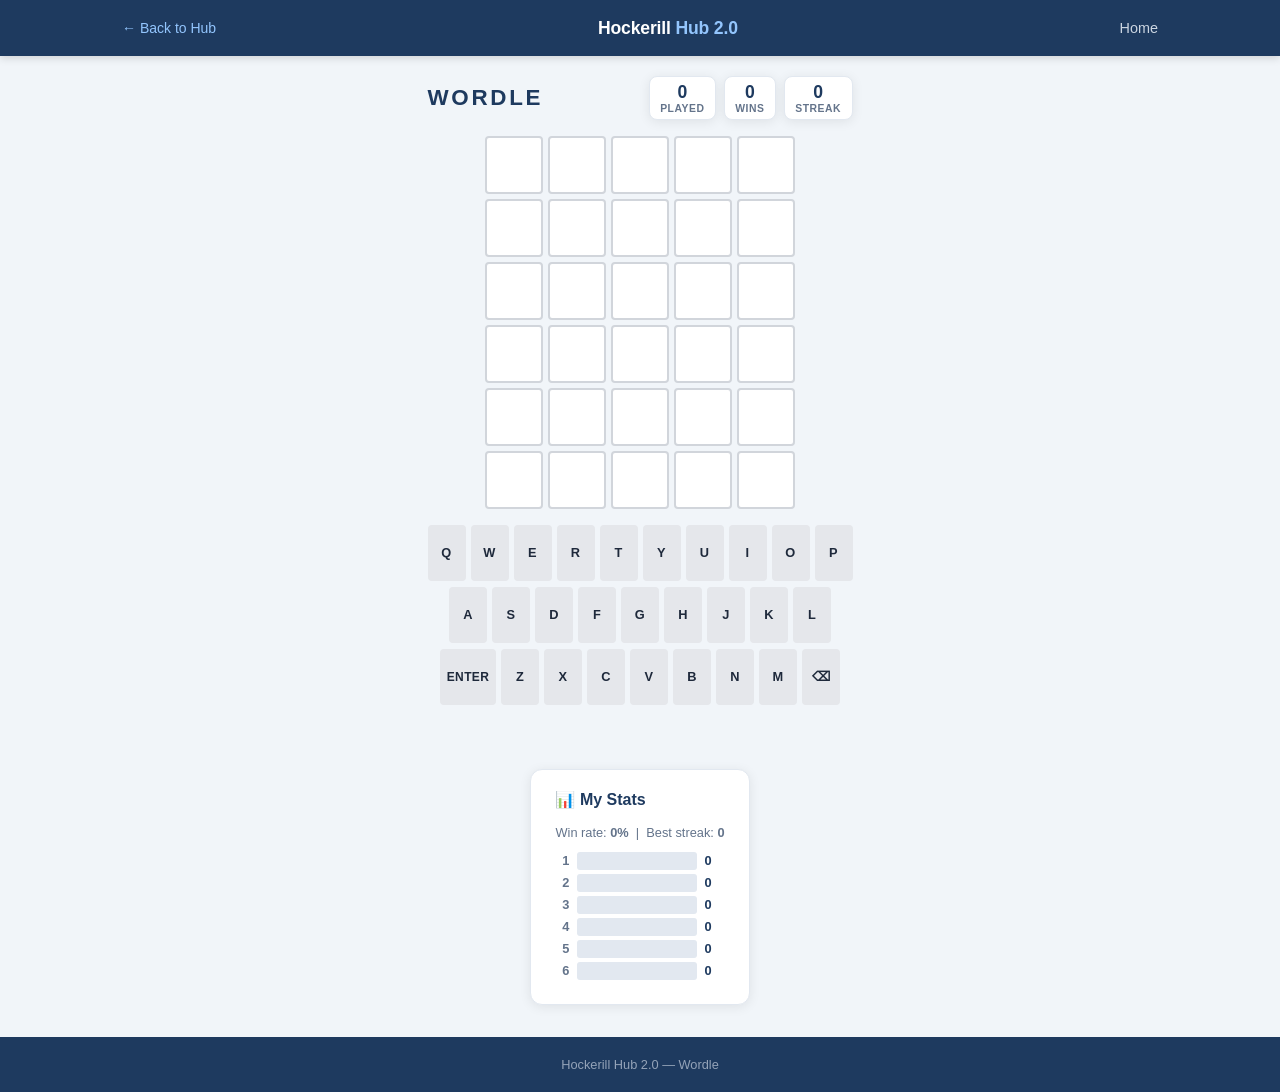
<file: games/wordle.html>
<!DOCTYPE html>
<html lang="en">
<head>
  <meta charset="UTF-8">
  <meta name="viewport" content="width=device-width, initial-scale=1.0">
  <title>Wordle — Hockerill Hub 2.0</title>
  <link rel="stylesheet" href="../style.css">
  <style>
    .wordle-wrap {
      max-width: 480px;
      margin: 0 auto;
      padding: 1.25rem 1rem 2.5rem;
      display: flex;
      flex-direction: column;
      align-items: center;
      gap: 1rem;
    }

    /* Header row */
    .wordle-header {
      width: 100%;
      display: flex;
      align-items: center;
      justify-content: space-between;
      gap: 1rem;
    }

    .wordle-title {
      font-size: 1.4rem;
      font-weight: 800;
      letter-spacing: 0.12em;
      color: var(--navy);
      text-transform: uppercase;
    }

    .stats-chips {
      display: flex;
      gap: 0.5rem;
    }

    .stat-chip {
      background: var(--surface);
      border: 1px solid var(--border);
      border-radius: 8px;
      padding: 0.3rem 0.65rem;
      text-align: center;
      box-shadow: var(--shadow);
    }

    .stat-chip .sc-val { font-size: 1.1rem; font-weight: 800; color: var(--navy); }
    .stat-chip .sc-lbl { font-size: 0.65rem; text-transform: uppercase; color: var(--text-muted); letter-spacing: 0.05em; font-weight: 600; }

    /* Toast */
    .toast {
      position: fixed;
      top: 70px;
      left: 50%;
      transform: translateX(-50%);
      background: var(--navy);
      color: #fff;
      padding: 0.55rem 1.25rem;
      border-radius: 999px;
      font-size: 0.875rem;
      font-weight: 600;
      z-index: 300;
      opacity: 0;
      pointer-events: none;
      transition: opacity 0.25s;
      white-space: nowrap;
    }

    .toast.show { opacity: 1; }

    /* Grid */
    .grid {
      display: grid;
      grid-template-rows: repeat(6, 1fr);
      gap: 5px;
    }

    .grid-row {
      display: grid;
      grid-template-columns: repeat(5, 1fr);
      gap: 5px;
    }

    .tile {
      width: 58px;
      height: 58px;
      border: 2px solid #d1d5db;
      border-radius: 4px;
      display: flex;
      align-items: center;
      justify-content: center;
      font-size: 1.5rem;
      font-weight: 800;
      text-transform: uppercase;
      color: var(--text);
      background: var(--surface);
      transition: border-color 0.05s, transform 0.08s;
      position: relative;
      perspective: 200px;
    }

    .tile.filled { border-color: #9ca3af; }

    .tile.pop { animation: pop 0.1s ease; }
    @keyframes pop {
      0%   { transform: scale(1); }
      50%  { transform: scale(1.12); }
      100% { transform: scale(1); }
    }

    .tile.shake { animation: shake 0.4s ease; }
    @keyframes shake {
      0%,100% { transform: translateX(0); }
      20% { transform: translateX(-6px); }
      40% { transform: translateX(6px); }
      60% { transform: translateX(-4px); }
      80% { transform: translateX(4px); }
    }

    .tile.flip {
      animation: flip 0.5s ease forwards;
    }
    @keyframes flip {
      0%   { transform: rotateX(0deg); }
      50%  { transform: rotateX(-90deg); }
      100% { transform: rotateX(0deg); }
    }

    /* Revealed states */
    .tile.correct {
      background: #16a34a;
      border-color: #16a34a;
      color: #fff;
    }
    .tile.present {
      background: #ca8a04;
      border-color: #ca8a04;
      color: #fff;
    }
    .tile.absent {
      background: #6b7280;
      border-color: #6b7280;
      color: #fff;
    }

    /* Keyboard */
    .keyboard {
      width: 100%;
      display: flex;
      flex-direction: column;
      gap: 6px;
    }

    .kb-row {
      display: flex;
      justify-content: center;
      gap: 5px;
    }

    .kb-key {
      height: 56px;
      min-width: 38px;
      padding: 0 6px;
      border: none;
      border-radius: 4px;
      background: #e5e7eb;
      color: var(--text);
      font-size: 0.8rem;
      font-weight: 700;
      cursor: pointer;
      display: flex;
      align-items: center;
      justify-content: center;
      -webkit-tap-highlight-color: transparent;
      transition: background 0.15s, color 0.15s;
      text-transform: uppercase;
      letter-spacing: 0.03em;
      user-select: none;
    }

    .kb-key:active { filter: brightness(0.9); }
    .kb-key.wide { min-width: 56px; font-size: 0.75rem; }

    .kb-key.correct { background: #16a34a; color: #fff; }
    .kb-key.present { background: #ca8a04; color: #fff; }
    .kb-key.absent  { background: #6b7280; color: #fff; }

    /* End state */
    .end-card {
      display: none;
      background: var(--surface);
      border: 1px solid var(--border);
      border-radius: var(--radius);
      padding: 1.25rem 1.5rem;
      text-align: center;
      box-shadow: var(--shadow);
      width: 100%;
    }

    .end-card.visible { display: block; }

    .end-card h3 { font-size: 1.1rem; font-weight: 800; color: var(--navy); margin-bottom: 0.35rem; }
    .end-card .the-word { font-size: 1.8rem; font-weight: 800; letter-spacing: 0.15em; color: var(--green); margin: 0.4rem 0; }
    .end-card p { font-size: 0.85rem; color: var(--text-muted); margin-bottom: 0.75rem; }

    .btn-new {
      background: var(--navy);
      color: #fff;
      border: none;
      border-radius: var(--radius-sm);
      padding: 0.55rem 1.5rem;
      font-size: 0.875rem;
      font-weight: 700;
      cursor: pointer;
      transition: background 0.15s;
    }
    .btn-new:hover { background: var(--navy-dark); }

    @media (max-width: 400px) {
      .tile { width: 50px; height: 50px; font-size: 1.25rem; }
      .kb-key { height: 48px; min-width: 30px; font-size: 0.7rem; }
      .kb-key.wide { min-width: 46px; }
    }
  </style>
</head>
<body>

<nav class="navbar">
  <div class="nav-container">
    <a href="../index.html" class="nav-back">&#8592; Back to Hub</a>
    <a href="../index.html" class="nav-brand">Hockerill <span>Hub 2.0</span></a>
    <ul class="nav-links"><li><a href="../index.html">Home</a></li></ul>
  </div>
</nav>

<div class="toast" id="toast"></div>

<main class="wordle-wrap">

  <div class="wordle-header">
    <div class="wordle-title">Wordle</div>
    <div class="stats-chips">
      <div class="stat-chip"><div class="sc-val" id="statPlayed">0</div><div class="sc-lbl">Played</div></div>
      <div class="stat-chip"><div class="sc-val" id="statWins">0</div><div class="sc-lbl">Wins</div></div>
      <div class="stat-chip"><div class="sc-val" id="statStreak">0</div><div class="sc-lbl">Streak</div></div>
    </div>
  </div>

  <div class="grid" id="grid"></div>

  <div class="end-card" id="endCard">
    <h3 id="endHeading">Nice!</h3>
    <div class="the-word" id="endWord"></div>
    <p id="endMsg"></p>
    <button class="btn-new" id="newWordBtn">New Random Word</button>
  </div>

  <div class="keyboard" id="keyboard"></div>

</main>

<div class="container" style="padding-top:0">
  <div class="leaderboard" style="max-width:480px">
    <h3>📊 My Stats</h3>
    <div id="statsDetail"></div>
  </div>
</div>

<footer class="site-footer">
  <p>Hockerill Hub 2.0 — Wordle</p>
</footer>

<script>
// ── Word list ────────────────────────────────────────────
const WORDS = [
  'about','above','abuse','actor','acute','admit','adopt','adult','after','again',
  'agent','agree','ahead','alarm','album','alert','alien','alike','alive','alley',
  'allow','alone','along','alter','angel','anger','angle','angry','ankle','apple',
  'apply','arena','argue','arise','armor','array','arrow','asked','attic','avoid',
  'awake','award','aware','badly','baker','basic','basis','batch','beach','beard',
  'beast','began','being','below','bench','bible','black','blade','blame','bland',
  'blank','blast','blaze','bleak','blend','bless','blind','bliss','block','blood',
  'blown','blush','board','bonus','bound','boxer','brain','brave','bread','break',
  'breed','brick','bride','brief','bring','brisk','brown','brush','buddy','build',
  'built','bunch','burst','buyer','cabin','carry','cause','chain','chair','chart',
  'chase','cheap','check','cheek','chess','chest','chief','child','civil','claim',
  'class','clean','clear','clerk','click','cliff','climb','clock','close','cloth',
  'cloud','coast','could','count','court','cover','crack','craft','crane','crash',
  'crazy','cream','creek','creep','crime','crisp','cross','crowd','crown','cruel',
  'crush','dance','daily','death','delay','depth','devil','diary','dirty','dodge',
  'doing','donor','doubt','draft','drain','drama','drawn','dream','drill','drink',
  'drive','drove','drown','drunk','dying','eager','eagle','early','earth','eight',
  'elect','elite','empty','enemy','enjoy','enter','entry','equal','error','essay',
  'event','every','exact','exist','extra','faced','fails','faith','false','fancy',
  'fault','feast','fence','fever','field','fifth','fight','final','first','fixed',
  'flame','flash','fleet','flesh','float','floor','focus','force','forge','forth',
  'found','frame','fraud','fresh','front','frost','fruit','funny','gauge','ghost',
  'giant','given','glass','gleam','globe','gloom','glove','going','grace','grade',
  'grain','grand','grant','grasp','great','greed','greet','grief','grill','groan',
  'grove','grown','guard','guess','guide','guild','guilt','hairy','hands','handy',
  'happy','harsh','haste','heads','heart','heavy','hence','herbs','hinge','hobby',
  'honor','hotel','house','human','humid','hurry','ideal','image','imply','index',
  'inner','input','issue','jazzy','jewel','judge','juice','juicy','jumbo','knife',
  'knock','known','label','lance','large','laser','later','laugh','layer','learn',
  'least','leave','ledge','legal','lemon','level','light','limit','liver','local',
  'lodge','logic','loose','lover','lower','lucky','lunar','lunch','magic','major',
  'maker','manor','march','maple','marry','match','mayor','medal','mercy','merge',
  'metal','might','minor','minus','model','moody','moral','motor','mount','mouse',
  'mouth','movie','music','nasty','nerve','never','night','noble','noise','north',
  'noted','novel','nurse','occur','ocean','offer','often','olive','onset','opera',
  'orbit','order','other','outer','owner','paint','panel','panic','paper','party',
  'paste','patch','pause','peace','pedal','penny','perch','petty','phase','phone',
  'photo','piano','piece','pinch','pixel','pizza','place','plain','plane','plant',
  'plate','plaza','plead','pluck','plume','point','poker','polar','porch','pouch',
  'power','press','price','pride','prime','print','prior','prize','probe','prone',
  'proof','prose','proud','prove','prowl','pupil','purse','queen','query','quest',
  'quick','quiet','quota','quote','rainy','raise','rally','ranch','range','rapid',
  'ratio','reach','react','realm','rebel','refer','regal','reign','relax','relay',
  'repay','reply','rider','ridge','right','rigid','risky','rival','river','rocky',
  'rogue','rough','round','route','royal','ruler','rural','rusty','sauce','savvy',
  'scale','scare','scene','scope','score','scout','seize','sense','seven','shade',
  'shake','shall','shame','shape','share','sharp','sheer','shelf','shell','shift',
  'shine','shirt','shock','shore','short','shout','shove','sight','silly','since',
  'sixth','sixty','skill','skull','slate','slave','sleep','sleet','slide','smart',
  'smash','smell','smile','snake','solar','solid','solve','sound','south','space',
  'spare','spark','speak','speed','spell','spend','spice','spine','spite','split',
  'spoke','spoon','sport','spray','squad','squat','stack','staff','stage','stain',
  'stale','stall','stamp','stand','stare','stark','start','state','steal','steel',
  'steep','steer','stern','stone','stood','store','storm','story','strap','straw',
  'strip','stuck','study','stuff','style','sugar','suite','sunny','super','surge',
  'swamp','swear','sweep','sweet','swift','swing','sword','syrup','table','taste',
  'teach','tense','terms','thorn','those','three','threw','throw','thumb','tiger',
  'tight','timer','title','today','token','topic','total','touch','tough','tower',
  'toxic','track','trail','train','trait','treat','trend','trial','tribe','trick',
  'troop','truck','truly','trunk','truth','tulip','twist','ultra','union','unite',
  'unity','until','upper','upset','urban','usage','valid','value','valve','vault',
  'verse','video','vigor','viral','vista','vital','vivid','vocal','voice','voter',
  'waste','watch','water','wedge','weird','whale','wheat','where','which','while',
  'white','whole','whose','wider','witch','woman','women','world','worry','worse',
  'worst','worth','would','wound','wrath','wrong','yacht','yield','young','youth',
  'zebra','zesty','abbey','abbot','abide','abler','abode','abort','abyss','ached',
  'acorn','acres','added','adept','adobe','adorn','aegis','afoot','afoul','agile',
  'aglow','agony','ailed','aired','aisle','amaze','amber','amble','amend','amino',
  'ample','angel','annex','antic','anvil','aorta','arbor','ardor','armor','aroma',
  'artsy','ascot','ashen','atlas','atone','atop','auger','augur','aural','avian',
  'axial','azure','badge','bagel','balmy','banal','baste','bawdy','bayou','beady',
  'begat','beige','beret','berth','beset','birch','bison','blunt','blurt','bogus',
  'braid','brash','brawl','brawn','braze','brine','brood','brook','broth','bully',
  'bulge','burly','bylaw','cache','cagey','camel','cameo','caper','cargo','carol',
  'carve','caste','cedar','chant','chide','chirp','churn','cinch','circa','civic',
  'clack','clamp','clang','clank','clash','clasp','cleat','cleft','clink','cloak',
  'clout','clove','cobra','comet','comic','coupe','coyly','cramp','crank','crass',
  'crave','creak','creed','crept','crest','creek','croak','crone','crook','croon',
  'delta','dense','depot','derby','digit','dingo','dirge','disco','ditty','divan',
  'divert','divot','dowdy','dowel','dowry','drape','drawl','droll','drone','drool',
  'droop','drupe','duchy','dulce','dully','duple','dwarf','dwell','dwelt','easel',
  'eaves','edify','egret','elbow','elder','envoy','epoxy','ergot','erode','exert',
  'fable','facet','fakir','falls','famed','farce','fauna','fawns','fecal','felon',
  'femur','feral','fetid','fettle','fiend','fiery','filch','filly','fiord','fjord',
  'flair','flank','flare','flask','flaunt','fleck','flint','flock','flora','flour',
  'flout','flown','fluff','fluke','flume','flunk','flurry','focal','folly','foray',
  'forge','forte','forum','foyer','frail','friar','frond','frugal','frump','fugue',
  'gamut','garb','gauze','gavel','gawky','geyser','ghoul','giddy','girth','gizmo',
  'gland','glare','glean','glide','glint','gloat','gloss','glout','glyph','gnash',
  'gnarl','gnome','golly','gorge','gouge','gourd','graft','grail','graze','gripe',
  'grimy','gritty','gruff','grunge','guile','guise','gulch','gully','gusto','gutsy',
  'gypsy','haiku','halon','harpy','haven','havoc','helix','heist','hemp','heron',
  'hippo','horde','hornet','hovel','hovel','humus','hunch','hydra','hyena','hyper',
  'icily','icing','idiom','idyll','igloo','inane','inept','inert','infer','ingot',
  'inter','intro','irate','ivory','jaunt','jazzy','jelly','jerky','jetty','joust',
  'joker','jolly','jovial','jumpy','juror','karma','kayak','knack','knave','knead',
  'kneel','knelt','knoll','koala','kudos','ladle','lapse','larva','latch','latex',
  'lathe','laxly','leafy','leapt','leery','liege','liner','lingo','linty','lithe',
  'livid','llama','loamy','lobby','lofty','loopy','lousy','lulls','lusty','lyric',
  'mangy','mania','manta','manly','mantle','maple','mirth','miser','mitre','moldy',
  'molten','monk','mossy','motif','mucky','muddy','muggy','mulch','murky','musty',
  'myrrh','nadir','naive','nanny','navel','needy','nitty','nobly','notch','nubby',
  'nullify','numby','obese','optic','ovary','oxide','ozone','pagan','paled','parka',
  'parry','patsy','pauper','pavid','penal','petty','phone','pilot','pithy','plaid',
  'plait','plank','plasm','pleat','plier','plonk','pluck','plume','plunk','poach',
  'polka','polyp','poppy','potty','pouch','poult','pouty','privy','prude','prune',
  'psalm','pudgy','pulpy','punky','pygmy','quota','rabid','radon','raspy','ravel',
  'raven','rayon','rebel','reedy','revel','rivet','rodeo','roman','rouge','rowdy',
  'ruddy','rugby','rumen','rupee','rustle','rutty','saber','salve','sandy','sappy',
  'saucy','savor','savvy','scald','scalp','scant','scathe','scoff','scone','scoop',
  'scorn','scrub','sedan','seedy','segue','serum','setup','shale','shank','shawl',
  'sheen','shim','shire','shrub','shrug','shuck','sinew','skate','skiff','skimp',
  'skulk','siren','skunk','slang','slant','slattern','sleek','slime','slink','slob',
  'sloth','slump','slyly','smelt','snail','snare','sneak','sneer','snide','sniff',
  'snoop','snore','snort','snout','soggy','solvent','sooth','sooty','sorry','spade',
  'spank','spasm','spawn','speck','spell','spiel','spire','spirt','spite','spook',
  'spore','spout','sprig','spunk','spurn','spurt','staid','stale','stalk','stomp',
  'stoup','stove','stung','stunt','stupe','suave','sulky','sullen','surly','swale',
  'swath','sweep','swell','swill','swirl','swoop','tabby','talon','tango','tangy',
  'taunt','tawny','tease','teethe','tempo','tepid','terry','testy','theft','thong',
  'throe','thrum','thugs','tiara','tithe','tizzy','token','topaz','torso','trawl',
  'tripe','trite','troth','trove','truce','tryst','tuber','tummy','tuque','tutor',
  'twang','tweak','twirl','usurp','vague','valor','vegan','venal','venom','vigil',
  'villa','viper','virge','visor','vogue','voila','volley','vying','wacky','waltz',
  'warty','waver','waxen','weedy','wetly','whack','whiff','whine','whiny','whirl',
  'whisk','wimpy','wince','windy','wispy','witty','woken','wordy','wring','wrist',
  'wrote','wryly','yearn','yodel','yokel','yummy','zonal','zoned','zonk'
].filter((w, i, a) => w.length === 5 && a.indexOf(w) === i);

// Merge in any custom words added via the dev menu
const customWords = (() => {
  try { return JSON.parse(localStorage.getItem('hh2-wordle-custom') || '[]'); } catch { return []; }
})();
customWords.forEach(w => { if (w.length === 5 && !WORDS.includes(w)) WORDS.push(w); });

// ── State ────────────────────────────────────────────────
const STATS_KEY  = 'hh2-wordle-stats';
const STATE_KEY  = 'hh2-wordle-state';
const ROWS_COUNT = 6;
const COLS_COUNT = 5;

let targetWord = '';
let guesses    = [];        // array of submitted guess strings
let currentRow = 0;
let currentTile = 0;
let currentGuess = '';
let gameOver    = false;
let keyStates   = {};       // letter -> 'correct'|'present'|'absent'

function pickWord() {
  // Daily word seeded by date; fallback to random
  const epoch = new Date('2026-01-01');
  const today  = new Date();
  const diff   = Math.floor((today - epoch) / 86400000);
  return WORDS[diff % WORDS.length];
}

function loadStats() {
  try { return JSON.parse(localStorage.getItem(STATS_KEY) || '{}'); }
  catch { return {}; }
}

function saveStats(s) { localStorage.setItem(STATS_KEY, JSON.stringify(s)); }

function loadState() {
  try { return JSON.parse(localStorage.getItem(STATE_KEY) || 'null'); }
  catch { return null; }
}

function saveState() {
  localStorage.setItem(STATE_KEY, JSON.stringify({ targetWord, guesses, currentRow, currentTile, currentGuess, gameOver, keyStates }));
}

// ── Build UI ─────────────────────────────────────────────
const gridEl = document.getElementById('grid');

function buildGrid() {
  gridEl.innerHTML = '';
  for (let r = 0; r < ROWS_COUNT; r++) {
    const row = document.createElement('div');
    row.className = 'grid-row';
    row.id = `row-${r}`;
    for (let c = 0; c < COLS_COUNT; c++) {
      const tile = document.createElement('div');
      tile.className = 'tile';
      tile.id = `tile-${r}-${c}`;
      row.appendChild(tile);
    }
    gridEl.appendChild(row);
  }
}

const KB_ROWS = [
  ['q','w','e','r','t','y','u','i','o','p'],
  ['a','s','d','f','g','h','j','k','l'],
  ['Enter','z','x','c','v','b','n','m','⌫'],
];

function buildKeyboard() {
  const kb = document.getElementById('keyboard');
  kb.innerHTML = '';
  KB_ROWS.forEach(row => {
    const rowEl = document.createElement('div');
    rowEl.className = 'kb-row';
    row.forEach(key => {
      const btn = document.createElement('button');
      btn.className = 'kb-key' + (key.length > 1 ? ' wide' : '');
      btn.textContent = key;
      btn.dataset.key = key;
      btn.addEventListener('click', () => handleKey(key));
      rowEl.appendChild(btn);
    });
    kb.appendChild(rowEl);
  });
}

// ── Game logic ───────────────────────────────────────────
function getTile(r, c) { return document.getElementById(`tile-${r}-${c}`); }

function handleKey(key) {
  if (gameOver) return;

  if (key === '⌫' || key === 'Backspace') {
    if (currentGuess.length > 0) {
      currentGuess = currentGuess.slice(0, -1);
      currentTile--;
      const tile = getTile(currentRow, currentTile);
      tile.textContent = '';
      tile.classList.remove('filled');
    }
    return;
  }

  if (key === 'Enter') {
    submitGuess();
    return;
  }

  if (/^[a-z]$/i.test(key) && currentGuess.length < COLS_COUNT) {
    const letter = key.toLowerCase();
    getTile(currentRow, currentTile).textContent = letter;
    getTile(currentRow, currentTile).classList.add('filled', 'pop');
    setTimeout(() => getTile(currentRow, currentTile)?.classList.remove('pop'), 150);
    currentGuess += letter;
    currentTile++;
  }
}

function submitGuess() {
  if (currentGuess.length < COLS_COUNT) {
    shakeRow(currentRow);
    showToast('Not enough letters');
    return;
  }
  if (!WORDS.includes(currentGuess)) {
    shakeRow(currentRow);
    showToast('Not in word list');
    return;
  }

  const result = scoreGuess(currentGuess, targetWord);
  guesses.push(currentGuess);
  revealRow(currentRow, result, () => {
    updateKeyboard(currentGuess, result);
    const won = result.every(r => r === 'correct');
    if (won) {
      const msgs = ['Genius!', 'Magnificent!', 'Impressive!', 'Splendid!', 'Great!', 'Phew!'];
      showToast(msgs[currentRow] || 'Nice!');
      finishGame(true);
    } else if (currentRow === ROWS_COUNT - 1) {
      setTimeout(() => showToast(targetWord.toUpperCase(), 3500), 400);
      finishGame(false);
    }
    currentRow++;
    currentTile = 0;
    currentGuess = '';
    saveState();
  });
}

function scoreGuess(guess, answer) {
  const result = Array(COLS_COUNT).fill('absent');
  const answerArr = answer.split('');
  const guessArr  = guess.split('');
  const used = Array(COLS_COUNT).fill(false);

  // First pass: correct
  guessArr.forEach((l, i) => {
    if (l === answerArr[i]) { result[i] = 'correct'; used[i] = true; }
  });
  // Second pass: present
  guessArr.forEach((l, i) => {
    if (result[i] === 'correct') return;
    const j = answerArr.findIndex((al, ai) => al === l && !used[ai]);
    if (j !== -1) { result[i] = 'present'; used[j] = true; }
  });
  return result;
}

function revealRow(row, result, onDone) {
  result.forEach((state, col) => {
    const tile = getTile(row, col);
    const delay = col * 300;
    setTimeout(() => {
      tile.style.animationDelay = '0ms';
      tile.classList.add('flip');
      setTimeout(() => {
        tile.classList.add(state);
        tile.classList.remove('flip');
      }, 250);
    }, delay);
  });
  setTimeout(onDone, COLS_COUNT * 300 + 350);
}

function updateKeyboard(guess, result) {
  const PRIORITY = { correct: 3, present: 2, absent: 1 };
  guess.split('').forEach((letter, i) => {
    const state = result[i];
    const cur   = keyStates[letter];
    if (!cur || PRIORITY[state] > PRIORITY[cur]) {
      keyStates[letter] = state;
      const btn = document.querySelector(`.kb-key[data-key="${letter}"]`);
      if (btn) { btn.className = `kb-key ${state}`; }
    }
  });
}

function shakeRow(row) {
  const rowEl = document.getElementById(`row-${row}`);
  rowEl.querySelectorAll('.tile').forEach(t => {
    t.classList.add('shake');
    t.addEventListener('animationend', () => t.classList.remove('shake'), { once: true });
  });
}

function finishGame(won) {
  gameOver = true;
  const stats = loadStats();
  stats.played  = (stats.played  || 0) + 1;
  stats.wins    = (stats.wins    || 0) + (won ? 1 : 0);
  stats.streak  = won ? (stats.streak || 0) + 1 : 0;
  stats.maxStreak = Math.max(stats.maxStreak || 0, stats.streak);
  stats.guessDistrib = stats.guessDistrib || {};
  if (won) stats.guessDistrib[currentRow + 1] = (stats.guessDistrib[currentRow + 1] || 0) + 1;
  saveStats(stats);
  renderStats(stats);

  const card = document.getElementById('endCard');
  card.classList.add('visible');
  document.getElementById('endWord').textContent = targetWord.toUpperCase();
  document.getElementById('endHeading').textContent = won ? 'You got it!' : 'Better luck next time!';
  document.getElementById('endMsg').textContent = won
    ? `Solved in ${currentRow + 1} guess${currentRow ? 'es' : ''}!`
    : `The word was:`;
}

// ── Stats display ────────────────────────────────────────
function renderStats(stats) {
  document.getElementById('statPlayed').textContent = stats.played  || 0;
  document.getElementById('statWins').textContent   = stats.wins    || 0;
  document.getElementById('statStreak').textContent = stats.streak  || 0;

  const el = document.getElementById('statsDetail');
  const winPct = stats.played ? Math.round((stats.wins / stats.played) * 100) : 0;
  const dist    = stats.guessDistrib || {};
  const maxVal  = Math.max(1, ...Object.values(dist));
  const distHTML = [1,2,3,4,5,6].map(n => {
    const v = dist[n] || 0;
    const w = Math.round((v / maxVal) * 100);
    return `<div style="display:flex;align-items:center;gap:0.5rem;margin:4px 0;font-size:0.8rem">
      <span style="width:14px;text-align:right;font-weight:700;color:var(--text-muted)">${n}</span>
      <div style="flex:1;background:#e2e8f0;border-radius:3px;overflow:hidden">
        <div style="width:${w}%;background:var(--green);height:18px;border-radius:3px;min-width:${v?8:0}px;transition:width 0.4s"></div>
      </div>
      <span style="width:20px;font-weight:700;color:var(--navy)">${v}</span>
    </div>`;
  }).join('');

  el.innerHTML = `
    <p style="font-size:0.8rem;color:var(--text-muted);margin-bottom:0.75rem">Win rate: <strong>${winPct}%</strong> &nbsp;|&nbsp; Best streak: <strong>${stats.maxStreak || 0}</strong></p>
    <div>${distHTML}</div>`;
}

// ── Toast ────────────────────────────────────────────────
let toastTimer = null;
function showToast(msg, duration = 1400) {
  const t = document.getElementById('toast');
  t.textContent = msg;
  t.classList.add('show');
  if (toastTimer) clearTimeout(toastTimer);
  toastTimer = setTimeout(() => t.classList.remove('show'), duration);
}

// ── Restore from saved state ─────────────────────────────
function restoreState(state) {
  targetWord   = state.targetWord;
  guesses      = state.guesses;
  currentRow   = state.currentRow;
  currentTile  = state.currentTile;
  currentGuess = state.currentGuess || '';
  gameOver     = state.gameOver;
  keyStates    = state.keyStates || {};

  // Re-populate grid
  guesses.forEach((guess, row) => {
    const result = scoreGuess(guess, targetWord);
    guess.split('').forEach((letter, col) => {
      const tile = getTile(row, col);
      tile.textContent = letter;
      tile.classList.add(result[col], 'filled');
    });
  });
  // Current partial guess
  currentGuess.split('').forEach((letter, col) => {
    const tile = getTile(currentRow, col);
    tile.textContent = letter;
    tile.classList.add('filled');
  });
  // Keyboard
  Object.entries(keyStates).forEach(([letter, state]) => {
    const btn = document.querySelector(`.kb-key[data-key="${letter}"]`);
    if (btn) btn.className = `kb-key ${state}`;
  });
  if (gameOver) {
    const won = guesses.length > 0 && scoreGuess(guesses[guesses.length - 1], targetWord).every(r => r === 'correct');
    const card = document.getElementById('endCard');
    card.classList.add('visible');
    document.getElementById('endWord').textContent = targetWord.toUpperCase();
    document.getElementById('endHeading').textContent = won ? 'You got it!' : 'Better luck next time!';
    document.getElementById('endMsg').textContent = won ? `Solved in ${guesses.length} guess${guesses.length > 1 ? 'es' : ''}!` : `The word was:`;
  }
}

// ── Init ─────────────────────────────────────────────────
buildGrid();
buildKeyboard();

const savedState = loadState();
const dailyWord  = pickWord();

// Use saved state if it's for the same word; otherwise start fresh
if (savedState && savedState.targetWord === dailyWord) {
  restoreState(savedState);
} else {
  targetWord = dailyWord;
  saveState();
}

const stats = loadStats();
renderStats(stats);

// Keyboard input
document.addEventListener('keydown', e => {
  if (e.ctrlKey || e.metaKey || e.altKey) return;
  if (e.key === 'Enter') { handleKey('Enter'); return; }
  if (e.key === 'Backspace') { handleKey('Backspace'); return; }
  if (/^[a-zA-Z]$/.test(e.key)) handleKey(e.key.toLowerCase());
});

// New word button (random, not daily)
document.getElementById('newWordBtn').addEventListener('click', () => {
  targetWord   = WORDS[Math.floor(Math.random() * WORDS.length)];
  guesses      = [];
  currentRow   = 0;
  currentTile  = 0;
  currentGuess = '';
  gameOver     = false;
  keyStates    = {};
  buildGrid();
  buildKeyboard();
  document.getElementById('endCard').classList.remove('visible');
  saveState();
});
</script>
</body>
</html>
</file>
<file: style.css>
:root {
  --navy: #1e3a5f;
  --navy-dark: #152b47;
  --blue: #2563eb;
  --green: #16a34a;
  --green-hover: #15803d;
  --bg: #f1f5f9;
  --surface: #ffffff;
  --border: #e2e8f0;
  --text: #1e293b;
  --text-muted: #64748b;
  --shadow: 0 2px 12px rgba(0,0,0,0.08);
  --radius: 12px;
  --radius-sm: 8px;
}

*, *::before, *::after { box-sizing: border-box; margin: 0; padding: 0; }

body {
  font-family: -apple-system, BlinkMacSystemFont, 'Segoe UI', Roboto, sans-serif;
  background: var(--bg);
  color: var(--text);
  min-height: 100vh;
  display: flex;
  flex-direction: column;
}

/* ── Navbar ── */
.navbar {
  background: var(--navy);
  position: sticky;
  top: 0;
  z-index: 100;
  box-shadow: 0 2px 8px rgba(0,0,0,0.15);
}

.nav-container {
  max-width: 1100px;
  margin: 0 auto;
  padding: 0 1.25rem;
  height: 56px;
  display: flex;
  align-items: center;
  justify-content: space-between;
}

.nav-brand {
  color: #fff;
  font-size: 1.1rem;
  font-weight: 700;
  text-decoration: none;
  letter-spacing: -0.01em;
  white-space: nowrap;
}

.nav-brand span {
  color: #93c5fd;
}

.nav-links {
  list-style: none;
  display: flex;
  gap: 0.25rem;
}

.nav-links a {
  color: #cbd5e1;
  text-decoration: none;
  padding: 0.4rem 0.75rem;
  border-radius: var(--radius-sm);
  font-size: 0.9rem;
  font-weight: 500;
  transition: background 0.15s, color 0.15s;
}

.nav-links a:hover {
  background: rgba(255,255,255,0.1);
  color: #fff;
}

.nav-back {
  color: #93c5fd;
  text-decoration: none;
  font-size: 0.875rem;
  font-weight: 500;
  display: flex;
  align-items: center;
  gap: 0.35rem;
  padding: 0.4rem 0.75rem;
  border-radius: var(--radius-sm);
  transition: background 0.15s;
}

.nav-back:hover { background: rgba(255,255,255,0.1); }

.nav-toggle {
  display: none;
  background: none;
  border: none;
  cursor: pointer;
  padding: 0.4rem;
  flex-direction: column;
  gap: 5px;
}

.nav-toggle span {
  display: block;
  width: 22px;
  height: 2px;
  background: #fff;
  border-radius: 2px;
  transition: transform 0.2s, opacity 0.2s;
}

/* ── Hero ── */
.hero {
  background: linear-gradient(135deg, var(--navy) 0%, #2d5987 100%);
  color: #fff;
  padding: 3rem 1.25rem;
  text-align: center;
}

.hero h1 {
  font-size: clamp(1.6rem, 4vw, 2.4rem);
  font-weight: 800;
  letter-spacing: -0.02em;
  margin-bottom: 0.6rem;
}

.hero p {
  color: #bfdbfe;
  font-size: 1rem;
  max-width: 480px;
  margin: 0 auto;
}

/* ── Main container ── */
.container {
  max-width: 1100px;
  margin: 0 auto;
  padding: 2rem 1.25rem;
  flex: 1;
}

.section { margin-bottom: 3rem; }

.section-title {
  font-size: 1.4rem;
  font-weight: 700;
  color: var(--navy);
  margin-bottom: 1.25rem;
  padding-bottom: 0.5rem;
  border-bottom: 2px solid var(--border);
}

/* ── Game cards ── */
.games-grid {
  display: grid;
  grid-template-columns: repeat(auto-fill, minmax(240px, 1fr));
  gap: 1.25rem;
}

.game-card {
  background: var(--surface);
  border: 1px solid var(--border);
  border-radius: var(--radius);
  padding: 1.5rem;
  display: flex;
  flex-direction: column;
  align-items: flex-start;
  box-shadow: var(--shadow);
  transition: transform 0.15s, box-shadow 0.15s;
}

.game-card:hover {
  transform: translateY(-2px);
  box-shadow: 0 6px 24px rgba(0,0,0,0.1);
}

.game-icon {
  width: 56px;
  height: 56px;
  border-radius: 14px;
  display: flex;
  align-items: center;
  justify-content: center;
  font-size: 1.75rem;
  margin-bottom: 1rem;
}

.snake-icon { background: #dcfce7; }
.wordle-icon { background: #dbeafe; }
.tetris-icon { background: #ede9fe; }

.game-card h3 {
  font-size: 1.05rem;
  font-weight: 700;
  margin-bottom: 0.35rem;
  color: var(--text);
}

.game-card p {
  font-size: 0.875rem;
  color: var(--text-muted);
  margin-bottom: 1.25rem;
  flex: 1;
  line-height: 1.5;
}

.btn-play {
  display: inline-block;
  background: var(--green);
  color: #fff;
  text-decoration: none;
  padding: 0.5rem 1.25rem;
  border-radius: var(--radius-sm);
  font-size: 0.875rem;
  font-weight: 600;
  transition: background 0.15s;
}

.btn-play:hover { background: var(--green-hover); }

/* ── Announcements ── */
.announcements-list { display: flex; flex-direction: column; gap: 1rem; }

.announcement-card {
  background: var(--surface);
  border: 1px solid var(--border);
  border-radius: var(--radius);
  padding: 1.25rem 1.5rem;
  box-shadow: var(--shadow);
}

.ann-date {
  font-size: 0.75rem;
  font-weight: 600;
  color: var(--text-muted);
  text-transform: uppercase;
  letter-spacing: 0.05em;
  display: block;
  margin-bottom: 0.35rem;
}

.announcement-card h3 {
  font-size: 1rem;
  font-weight: 700;
  margin-bottom: 0.4rem;
  color: var(--text);
}

.announcement-card p {
  font-size: 0.875rem;
  color: var(--text-muted);
  line-height: 1.6;
}

/* ── Footer ── */
.site-footer {
  background: var(--navy);
  color: #94a3b8;
  text-align: center;
  padding: 1.25rem;
  font-size: 0.8rem;
}

/* ── Leaderboard (shared across game pages) ── */
.leaderboard {
  background: var(--surface);
  border: 1px solid var(--border);
  border-radius: var(--radius);
  padding: 1.25rem 1.5rem;
  box-shadow: var(--shadow);
  max-width: 480px;
  margin: 1.5rem auto 0;
}

.leaderboard h3 {
  font-size: 1rem;
  font-weight: 700;
  color: var(--navy);
  margin-bottom: 1rem;
  display: flex;
  align-items: center;
  gap: 0.5rem;
}

.leaderboard ol {
  padding-left: 1.4rem;
}

.leaderboard li {
  padding: 0.4rem 0;
  border-bottom: 1px solid var(--border);
  font-size: 0.875rem;
  display: flex;
  justify-content: space-between;
  align-items: center;
  gap: 0.5rem;
}

.leaderboard li:last-child { border-bottom: none; }

.lb-name { font-weight: 600; color: var(--text); }
.lb-score { color: var(--green); font-weight: 700; }
.lb-date { color: var(--text-muted); font-size: 0.75rem; }
.lb-empty { color: var(--text-muted); font-size: 0.875rem; font-style: italic; }

/* ── Responsive ── */
@media (max-width: 640px) {
  .nav-toggle { display: flex; }

  .nav-links {
    display: none;
    position: absolute;
    top: 56px;
    left: 0; right: 0;
    background: var(--navy-dark);
    flex-direction: column;
    padding: 0.5rem 1rem 1rem;
    gap: 0;
    border-top: 1px solid rgba(255,255,255,0.1);
  }

  .nav-links.open { display: flex; }

  .nav-links a {
    padding: 0.7rem 0.75rem;
    border-radius: 0;
    border-bottom: 1px solid rgba(255,255,255,0.05);
  }

  .hero { padding: 2rem 1.25rem; }
  .games-grid { grid-template-columns: 1fr 1fr; }
}

@media (max-width: 420px) {
  .games-grid { grid-template-columns: 1fr; }
}
</file>
